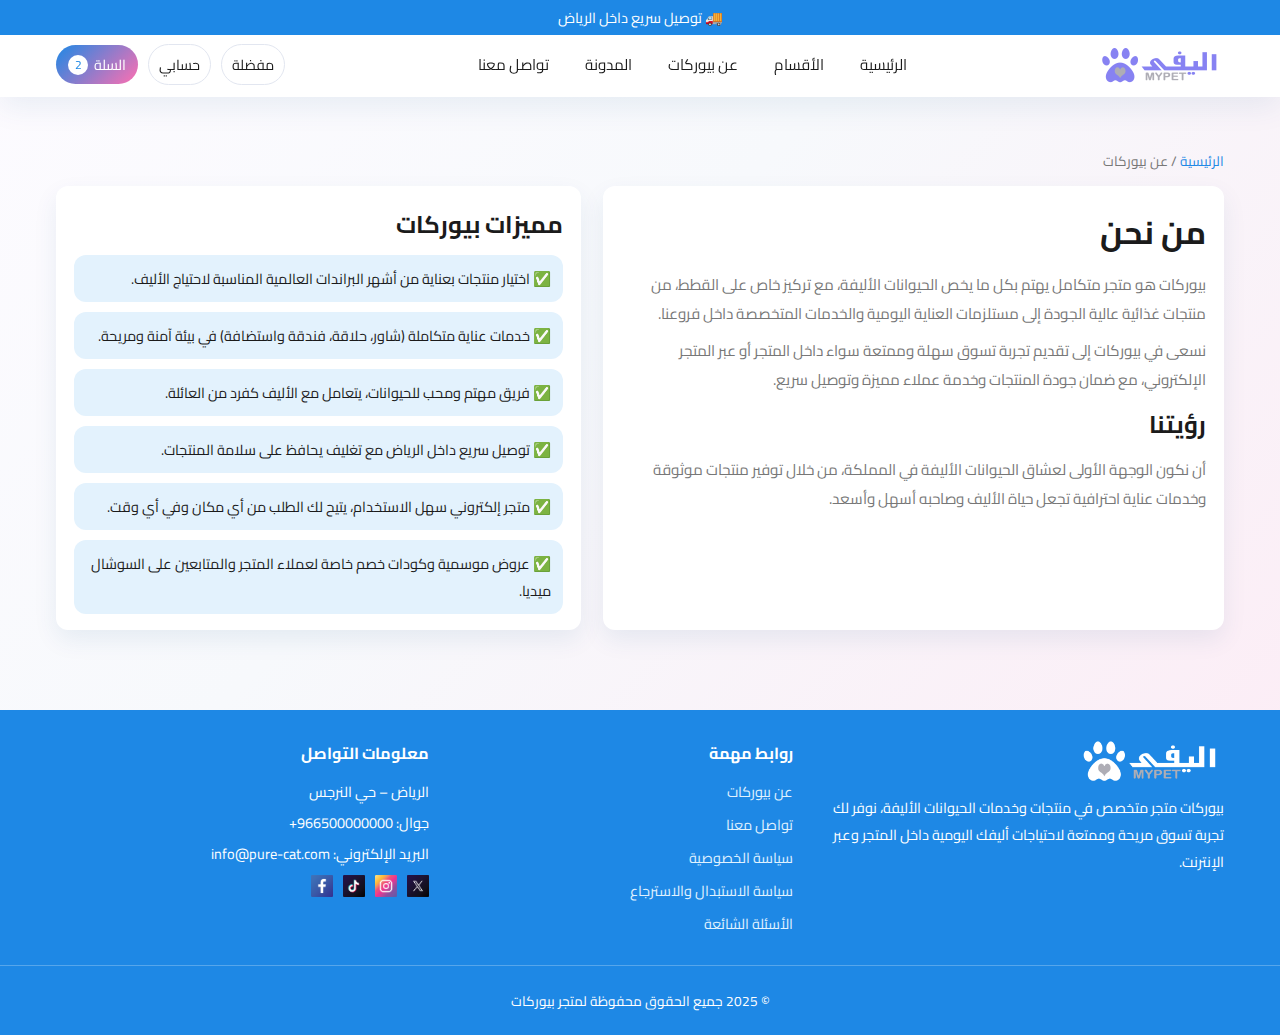
<file: about.html>
<!DOCTYPE html>
<html lang="ar" dir="rtl">
<head>
  <meta charset="UTF-8" />
  <meta name="viewport" content="width=device-width, initial-scale=1.0" />
  <title>عن بيوركات – Pure Cat</title>

  <link rel="preconnect" href="https://fonts.googleapis.com" />
  <link rel="preconnect" href="https://fonts.gstatic.com" crossorigin />
  <link href="https://fonts.googleapis.com/css2?family=Cairo:wght@300;400;500;600;700&display=swap" rel="stylesheet" />

  <link rel="stylesheet" href="https://unpkg.com/swiper/swiper-bundle.min.css" />
  <link rel="stylesheet" href="css/style.css" />
</head>
<body>
  <!-- التوب بار -->
  <div class="top-bar">
    <div class="container">
      <p>🚚 توصيل سريع داخل الرياض</p>
    </div>
  </div>

  <!-- الهيدر -->
  <header class="site-header">
    <div class="container">
      <div class="header-inner">
        <div class="logo">
          <a href="index.html">
            <img src="assets/images/logo.png" alt="شعار متجر بيوركات" />
          </a>
        </div>

        <nav class="main-nav">
          <ul>
            <li><a href="index.html">الرئيسية</a></li>
            <li><a href="category.html">الأقسام</a></li>
            <li><a href="about.html">عن بيوركات</a></li>
            <li><a href="index.html#blog">المدونة</a></li>
            <li><a href="contact.html">تواصل معنا</a></li>
          </ul>
        </nav>

        <div class="header-actions">
          <a href="#" class="header-icon-link">مفضلة</a>
          <a href="#" class="header-icon-link">حسابي</a>
          <a href="cart.html" class="header-cart">
            <span class="cart-label">السلة</span>
            <span class="cart-count">2</span>
          </a>
          <button class="mobile-menu-toggle" aria-label="القائمة">
            ☰
          </button>
        </div>
      </div>

      <nav class="mobile-menu">
        <ul>
          <li><a href="index.html">الرئيسية</a></li>
          <li><a href="category.html">الأقسام</a></li>
          <li><a href="about.html">عن بيوركات</a></li>
          <li><a href="index.html#blog">المدونة</a></li>
          <li><a href="contact.html">تواصل معنا</a></li>
        </ul>
      </nav>
    </div>
  </header>

  <main class="page-main">
    <div class="container">
      <nav class="breadcrumb">
        <a href="index.html">الرئيسية</a>
        <span> / </span>
        <span>عن بيوركات</span>
      </nav>

      <div class="about-section-main">
        <div class="about-box">
          <h1>من نحن</h1>
          <p>
            بيوركات هو متجر متكامل يهتم بكل ما يخص الحيوانات الأليفة، مع تركيز خاص على
            القطط، من منتجات غذائية عالية الجودة إلى مستلزمات العناية اليومية والخدمات
            المتخصصة داخل فروعنا.
          </p>
          <p>
            نسعى في بيوركات إلى تقديم تجربة تسوق سهلة وممتعة سواء داخل المتجر أو عبر
            المتجر الإلكتروني، مع ضمان جودة المنتجات وخدمة عملاء مميزة وتوصيل سريع.
          </p>

          <h2>رؤيتنا</h2>
          <p>
            أن نكون الوجهة الأولى لعشاق الحيوانات الأليفة في المملكة، من خلال توفير
            منتجات موثوقة وخدمات عناية احترافية تجعل حياة الأليف وصاحبه أسهل وأسعد.
          </p>
        </div>

        <div class="about-box">
          <h2>مميزات بيوركات</h2>
          <div class="about-features-list">
            <div class="about-feature-item">
              ✅ اختيار منتجات بعناية من أشهر البراندات العالمية المناسبة لاحتياج الأليف.
            </div>
            <div class="about-feature-item">
              ✅ خدمات عناية متكاملة (شاور، حلاقة، فندقة واستضافة) في بيئة آمنة ومريحة.
            </div>
            <div class="about-feature-item">
              ✅ فريق مهتم ومحب للحيوانات، يتعامل مع الأليف كفرد من العائلة.
            </div>
            <div class="about-feature-item">
              ✅ توصيل سريع داخل الرياض مع تغليف يحافظ على سلامة المنتجات.
            </div>
            <div class="about-feature-item">
              ✅ متجر إلكتروني سهل الاستخدام، يتيح لك الطلب من أي مكان وفي أي وقت.
            </div>
            <div class="about-feature-item">
              ✅ عروض موسمية وكودات خصم خاصة لعملاء المتجر والمتابعين على السوشال ميديا.
            </div>
          </div>
        </div>
      </div>
    </div>
  </main>

  <!-- الفوتر -->
  <footer class="site-footer">
    <div class="container footer-columns">
      <div class="footer-column footer-about">
        <img src="assets/images/logo-footer.png" alt="شعار بيوركات" class="footer-logo" />
        <p>
          بيوركات متجر متخصص في منتجات وخدمات الحيوانات الأليفة، نوفر لك تجربة تسوق مريحة
          وممتعة لاحتياجات أليفك اليومية داخل المتجر وعبر الإنترنت.
        </p>
      </div>

      <div class="footer-column footer-links">
        <h3>روابط مهمة</h3>
        <ul>
          <li><a href="about.html">عن بيوركات</a></li>
          <li><a href="contact.html">تواصل معنا</a></li>
          <li><a href="#">سياسة الخصوصية</a></li>
          <li><a href="#">سياسة الاستبدال والاسترجاع</a></li>
          <li><a href="#">الأسئلة الشائعة</a></li>
        </ul>
      </div>

      <div class="footer-column footer-contact">
        <h3>معلومات التواصل</h3>
        <p>الرياض – حي النرجس</p>
        <p>جوال: <a href="tel:966500000000">966500000000+</a></p>
        <p>البريد الإلكتروني: <a href="mailto:info@pure-cat.com">info@pure-cat.com</a></p>
        <div class="footer-social">
  <a href="#" aria-label="Twitter">
    <img src="assets/icons/twitter.png" alt="Twitter">
  </a>

  <a href="#" aria-label="Instagram">
    <img src="assets/icons/instagram.png" alt="Instagram">
  </a>

  <a href="#" aria-label="TikTok">
    <img src="assets/icons/tiktok.png" alt="TikTok">
  </a>

  <a href="#" aria-label="Facebook">
    <img src="assets/icons/facebook.png" alt="Facebook">
  </a>
</div>

      </div>
    </div>

    <div class="footer-bottom">
      <div class="container">
        <p>© 2025 جميع الحقوق محفوظة لمتجر بيوركات</p>
      </div>
    </div>
  </footer>

  <script src="https://unpkg.com/swiper/swiper-bundle.min.js"></script>
  <script src="js/main.js"></script>
</body>
</html>
</file>
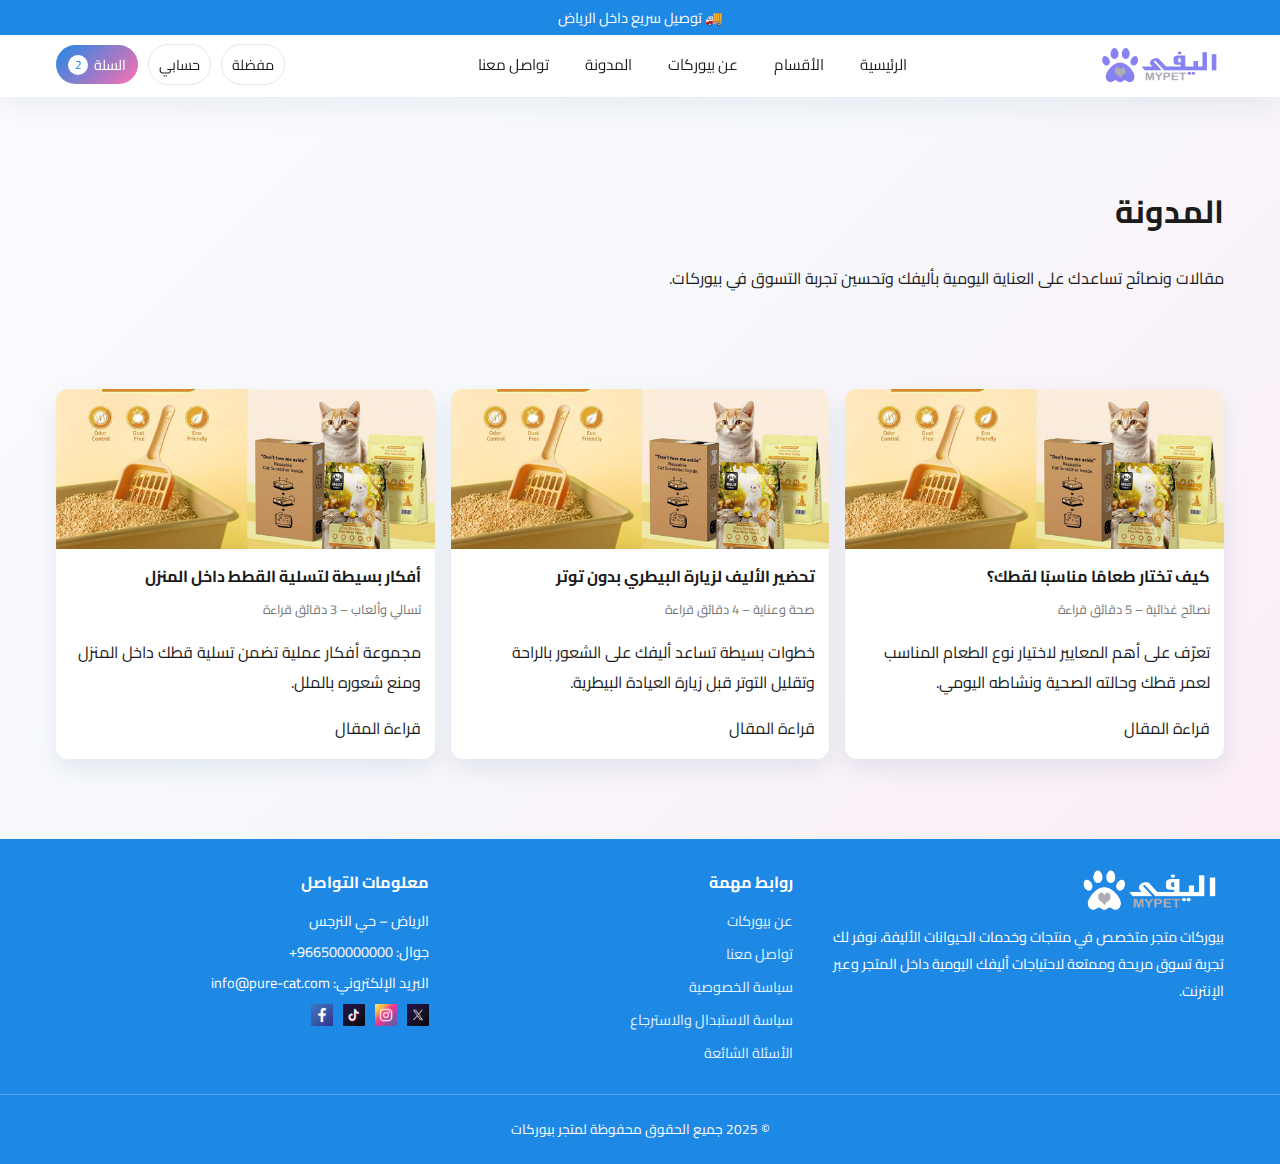
<file: blog.html>
<!DOCTYPE html>
<html lang="ar" dir="rtl">
<head>
  <meta charset="UTF-8" />
  <meta name="viewport" content="width=device-width, initial-scale=1.0" />
  <title>المدونة – متجر بيوركات</title>

  <!-- خط Cairo -->
  <link rel="preconnect" href="https://fonts.googleapis.com" />
  <link rel="preconnect" href="https://fonts.gstatic.com" crossorigin />
  <link href="https://fonts.googleapis.com/css2?family=Cairo:wght@300;400;500;600;700&display=swap" rel="stylesheet" />

  <!-- Swiper CSS (لو احتجته لاحقًا) -->
  <link rel="stylesheet" href="https://unpkg.com/swiper/swiper-bundle.min.css" />

  <!-- ملف الستايل الرئيسي -->
  <link rel="stylesheet" href="css/style.css" />
</head>
<body>
  <!-- التوب بار -->
  <div class="top-bar">
    <div class="container">
      <p>🚚 توصيل سريع داخل الرياض</p>
    </div>
  </div>

  <!-- الهيدر (نفس index.html) -->
  <header class="site-header">
    <div class="container">
      <div class="header-inner">
        <div class="logo">
          <a href="index.html">
            <img src="assets/images/logo.png" alt="شعار متجر بيوركات" />
          </a>
        </div>

        <nav class="main-nav">
          <ul>
            <li><a href="index.html">الرئيسية</a></li>
            <li><a href="category.html">الأقسام</a></li>
            <li><a href="about.html">عن بيوركات</a></li>
            <li><a href="blog.html" class="active">المدونة</a></li>
            <li><a href="contact.html">تواصل معنا</a></li>
          </ul>
        </nav>

        <div class="header-actions">
          <a href="#" class="header-icon-link">مفضلة</a>
          <a href="#" class="header-icon-link">حسابي</a>
          <a href="cart.html" class="header-cart">
            <span class="cart-label">السلة</span>
            <span class="cart-count">2</span>
          </a>
          <button class="mobile-menu-toggle" aria-label="القائمة">
            ☰
          </button>
        </div>
      </div>

      <!-- قائمة الموبايل -->
      <nav class="mobile-menu">
        <ul>
          <li><a href="index.html">الرئيسية</a></li>
          <li><a href="category.html">الأقسام</a></li>
          <li><a href="about.html">عن بيوركات</a></li>
          <li><a href="blog.html">المدونة</a></li>
          <li><a href="contact.html">تواصل معنا</a></li>
        </ul>
      </nav>
    </div>
  </header>

  <!-- المحتوى الرئيسي -->
  <main>
    <section class="page-header-section">
      <div class="container">
        <h1 class="page-title">المدونة</h1>
        <p class="page-subtitle">
          مقالات ونصائح تساعدك على العناية اليومية بأليفك وتحسين تجربة التسوق في بيوركات.
        </p>
      </div>
    </section>

    <section class="blog-page-grid-section">
      <div class="container">
        <div class="blog-grid">
          <article class="blog-card">
            <a href="post.html">
              <img src="assets/images/blog-1.jpg" alt="نصائح لاختيار طعام القطط" />
            </a>
            <div class="blog-card-body">
              <h3 class="blog-card-title">
                كيف تختار طعامًا مناسبًا لقطك؟
              </h3>
              <p class="blog-card-meta">نصائح غذائية – 5 دقائق قراءة</p>
              <p class="blog-card-excerpt">
                تعرّف على أهم المعايير لاختيار نوع الطعام المناسب لعمر قطك وحالته الصحية ونشاطه اليومي.
              </p>
              <a href="post.html" class="blog-card-readmore">قراءة المقال</a>
            </div>
          </article>

          <article class="blog-card">
            <a href="post.html">
              <img src="assets/images/blog-2.jpg" alt="تحضير الأليف لزيارة البيطري" />
            </a>
            <div class="blog-card-body">
              <h3 class="blog-card-title">
                تحضير الأليف لزيارة البيطري بدون توتر
              </h3>
              <p class="blog-card-meta">صحة وعناية – 4 دقائق قراءة</p>
              <p class="blog-card-excerpt">
                خطوات بسيطة تساعد أليفك على الشعور بالراحة وتقليل التوتر قبل زيارة العيادة البيطرية.
              </p>
              <a href="post.html" class="blog-card-readmore">قراءة المقال</a>
            </div>
          </article>

          <article class="blog-card">
            <a href="post.html">
              <img src="assets/images/blog-3.jpg" alt="أفكار لتسلية القطط في المنزل" />
            </a>
            <div class="blog-card-body">
              <h3 class="blog-card-title">
                أفكار بسيطة لتسلية القطط داخل المنزل
              </h3>
              <p class="blog-card-meta">تسالي وألعاب – 3 دقائق قراءة</p>
              <p class="blog-card-excerpt">
                مجموعة أفكار عملية تضمن تسلية قطك داخل المنزل ومنع شعوره بالملل.
              </p>
              <a href="post.html" class="blog-card-readmore">قراءة المقال</a>
            </div>
          </article>

          <!-- تقدر تكرر blog-card حسب عدد المقالات -->
        </div>
      </div>
    </section>
  </main>

  <!-- الفوتر (نفس index.html) -->
  <footer class="site-footer">
    <div class="container footer-columns">
      <div class="footer-column footer-about">
        <img src="assets/images/logo-footer.png" alt="شعار بيوركات" class="footer-logo" />
        <p>
          بيوركات متجر متخصص في منتجات وخدمات الحيوانات الأليفة، نوفر لك تجربة تسوق مريحة
          وممتعة لاحتياجات أليفك اليومية داخل المتجر وعبر الإنترنت.
        </p>
      </div>

      <div class="footer-column footer-links">
        <h3>روابط مهمة</h3>
        <ul>
          <li><a href="about.html">عن بيوركات</a></li>
          <li><a href="contact.html">تواصل معنا</a></li>
          <li><a href="#">سياسة الخصوصية</a></li>
          <li><a href="#">سياسة الاستبدال والاسترجاع</a></li>
          <li><a href="#">الأسئلة الشائعة</a></li>
        </ul>
      </div>

      <div class="footer-column footer-contact">
        <h3>معلومات التواصل</h3>
        <p>الرياض – حي النرجس</p>
        <p>جوال: <a href="tel:966500000000">966500000000+</a></p>
        <p>البريد الإلكتروني: <a href="mailto:info@pure-cat.com">info@pure-cat.com</a></p>
        <div class="footer-social">
          <a href="#"><img src="assets/icons/twitter.png" alt="Twitter"></a>
          <a href="#"><img src="assets/icons/instagram.png" alt="Instagram"></a>
          <a href="#"><img src="assets/icons/tiktok.png" alt="TikTok"></a>
          <a href="#"><img src="assets/icons/facebook.png" alt="Facebook"></a>
        </div>
      </div>
    </div>

    <div class="footer-bottom">
      <div class="container">
        <p>© 2025 جميع الحقوق محفوظة لمتجر بيوركات</p>
      </div>
    </div>
  </footer>

  <!-- Swiper JS -->
  <script src="https://unpkg.com/swiper/swiper-bundle.min.js"></script>
  <!-- ملف الجافاسكربت الرئيسي -->
  <script src="js/main.js"></script>
</body>
</html>
</file>
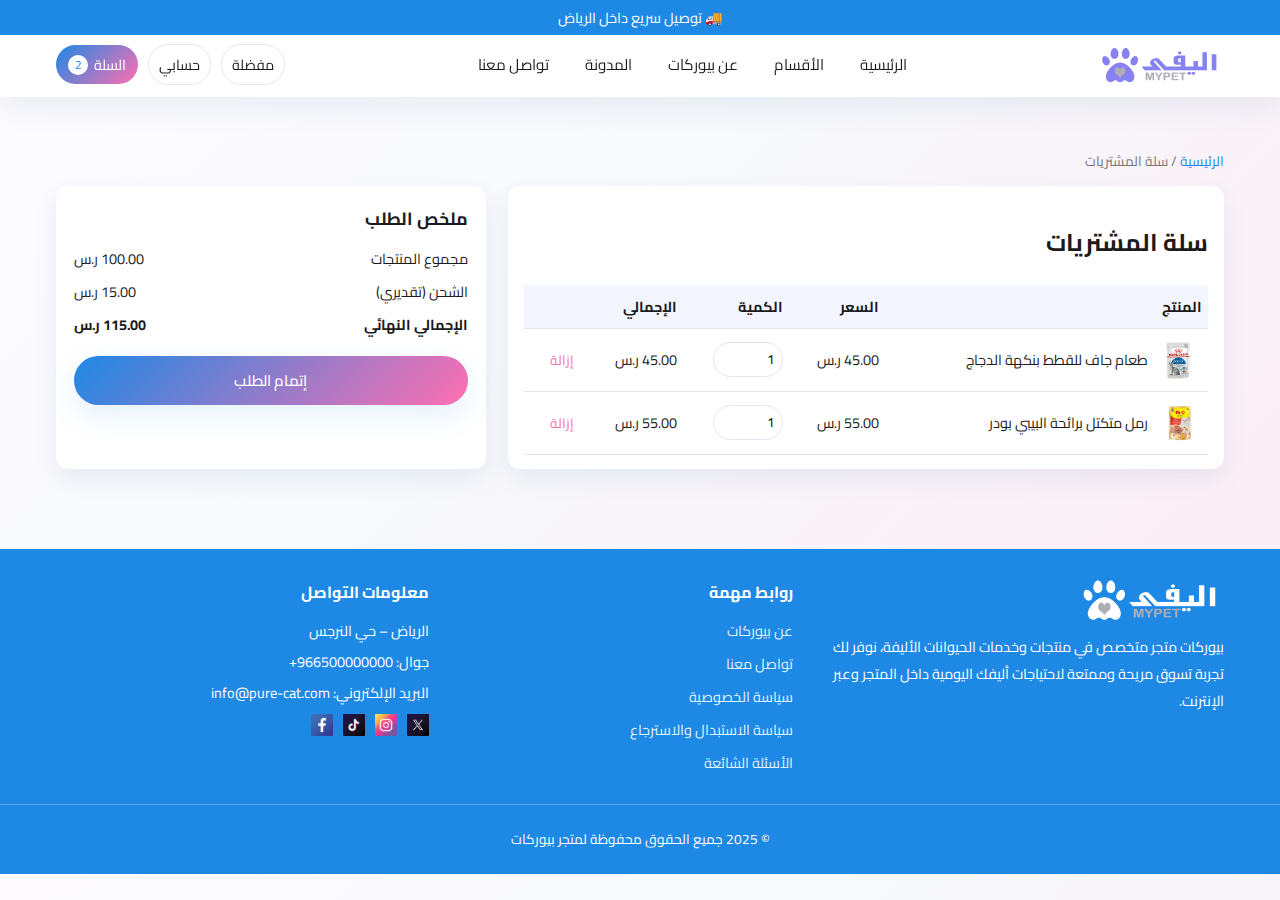
<file: cart.html>
<!DOCTYPE html>
<html lang="ar" dir="rtl">
<head>
  <meta charset="UTF-8" />
  <meta name="viewport" content="width=device-width, initial-scale=1.0" />
  <title>سلة المشتريات – بيوركات</title>

  <link rel="preconnect" href="https://fonts.googleapis.com" />
  <link rel="preconnect" href="https://fonts.gstatic.com" crossorigin />
  <link href="https://fonts.googleapis.com/css2?family=Cairo:wght@300;400;500;600;700&display=swap" rel="stylesheet" />

  <link rel="stylesheet" href="https://unpkg.com/swiper/swiper-bundle.min.css" />
  <link rel="stylesheet" href="css/style.css" />
</head>
<body>
  <!-- التوب بار -->
  <div class="top-bar">
    <div class="container">
      <p>🚚 توصيل سريع داخل الرياض</p>
    </div>
  </div>

  <!-- الهيدر -->
  <header class="site-header">
    <div class="container">
      <div class="header-inner">
        <div class="logo">
          <a href="index.html">
            <img src="assets/images/logo.png" alt="شعار متجر بيوركات" />
          </a>
        </div>

        <nav class="main-nav">
          <ul>
            <li><a href="index.html">الرئيسية</a></li>
            <li><a href="category.html">الأقسام</a></li>
            <li><a href="about.html">عن بيوركات</a></li>
            <li><a href="index.html#blog">المدونة</a></li>
            <li><a href="contact.html">تواصل معنا</a></li>
          </ul>
        </nav>

        <div class="header-actions">
          <a href="#" class="header-icon-link">مفضلة</a>
          <a href="#" class="header-icon-link">حسابي</a>
          <a href="cart.html" class="header-cart">
            <span class="cart-label">السلة</span>
            <span class="cart-count">2</span>
          </a>
          <button class="mobile-menu-toggle" aria-label="القائمة">
            ☰
          </button>
        </div>
      </div>

      <nav class="mobile-menu">
        <ul>
          <li><a href="index.html">الرئيسية</a></li>
          <li><a href="category.html">الأقسام</a></li>
          <li><a href="about.html">عن بيوركات</a></li>
          <li><a href="index.html#blog">المدونة</a></li>
          <li><a href="contact.html">تواصل معنا</a></li>
        </ul>
      </nav>
    </div>
  </header>

  <main class="page-main">
    <div class="container">
      <nav class="breadcrumb">
        <a href="index.html">الرئيسية</a>
        <span> / </span>
        <span>سلة المشتريات</span>
      </nav>

      <div class="cart-layout">
        <!-- جدول السلة -->
        <div class="cart-table-wrapper">
          <h2>سلة المشتريات</h2>
          <table class="cart-table">
            <thead>
              <tr>
                <th>المنتج</th>
                <th>السعر</th>
                <th>الكمية</th>
                <th>الإجمالي</th>
                <th></th>
              </tr>
            </thead>
            <tbody>
              <tr>
                <td>
                  <div class="cart-product">
                    <img src="assets/images/product-1.jpg" alt="طعام جاف للقطط بنكهة الدجاج" />
                    <span>طعام جاف للقطط بنكهة الدجاج</span>
                  </div>
                </td>
                <td>45.00 ر.س</td>
                <td>
                  <input type="number" class="cart-qty-input" value="1" min="1" />
                </td>
                <td>45.00 ر.س</td>
                <td>
                  <button class="link-button">إزالة</button>
                </td>
              </tr>
              <tr>
                <td>
                  <div class="cart-product">
                    <img src="assets/images/product-3.jpg" alt="رمل متكتل برائحة البيبي بودر" />
                    <span>رمل متكتل برائحة البيبي بودر</span>
                  </div>
                </td>
                <td>55.00 ر.س</td>
                <td>
                  <input type="number" class="cart-qty-input" value="1" min="1" />
                </td>
                <td>55.00 ر.س</td>
                <td>
                  <button class="link-button">إزالة</button>
                </td>
              </tr>
            </tbody>
          </table>
        </div>

        <!-- ملخص السلة -->
        <div class="cart-summary">
          <h2>ملخص الطلب</h2>
          <div class="summary-line">
            <span>مجموع المنتجات</span>
            <span>100.00 ر.س</span>
          </div>
          <div class="summary-line">
            <span>الشحن (تقديري)</span>
            <span>15.00 ر.س</span>
          </div>
          <div class="summary-line summary-total">
            <span>الإجمالي النهائي</span>
            <span>115.00 ر.س</span>
          </div>

          <a href="checkout.html" class="btn primary full-width" style="margin-top: 12px;">إتمام الطلب</a>
        </div>
      </div>
    </div>
  </main>

  <!-- الفوتر -->
  <footer class="site-footer">
    <div class="container footer-columns">
      <div class="footer-column footer-about">
        <img src="assets/images/logo-footer.png" alt="شعار بيوركات" class="footer-logo" />
        <p>
          بيوركات متجر متخصص في منتجات وخدمات الحيوانات الأليفة، نوفر لك تجربة تسوق مريحة
          وممتعة لاحتياجات أليفك اليومية داخل المتجر وعبر الإنترنت.
        </p>
      </div>

      <div class="footer-column footer-links">
        <h3>روابط مهمة</h3>
        <ul>
          <li><a href="about.html">عن بيوركات</a></li>
          <li><a href="contact.html">تواصل معنا</a></li>
          <li><a href="#">سياسة الخصوصية</a></li>
          <li><a href="#">سياسة الاستبدال والاسترجاع</a></li>
          <li><a href="#">الأسئلة الشائعة</a></li>
        </ul>
      </div>

      <div class="footer-column footer-contact">
        <h3>معلومات التواصل</h3>
        <p>الرياض – حي النرجس</p>
        <p>جوال: <a href="tel:966500000000">966500000000+</a></p>
        <p>البريد الإلكتروني: <a href="mailto:info@pure-cat.com">info@pure-cat.com</a></p>
        <div class="footer-social">
  <a href="#" aria-label="Twitter">
    <img src="assets/icons/twitter.png" alt="Twitter">
  </a>

  <a href="#" aria-label="Instagram">
    <img src="assets/icons/instagram.png" alt="Instagram">
  </a>

  <a href="#" aria-label="TikTok">
    <img src="assets/icons/tiktok.png" alt="TikTok">
  </a>

  <a href="#" aria-label="Facebook">
    <img src="assets/icons/facebook.png" alt="Facebook">
  </a>
</div>
 </div>
      </div>
    </div>

    <div class="footer-bottom">
      <div class="container">
        <p>© 2025 جميع الحقوق محفوظة لمتجر بيوركات</p>
      </div>
    </div>
  </footer>

  <script src="https://unpkg.com/swiper/swiper-bundle.min.js"></script>
  <script src="js/main.js"></script>
</body>
</html>
</file>
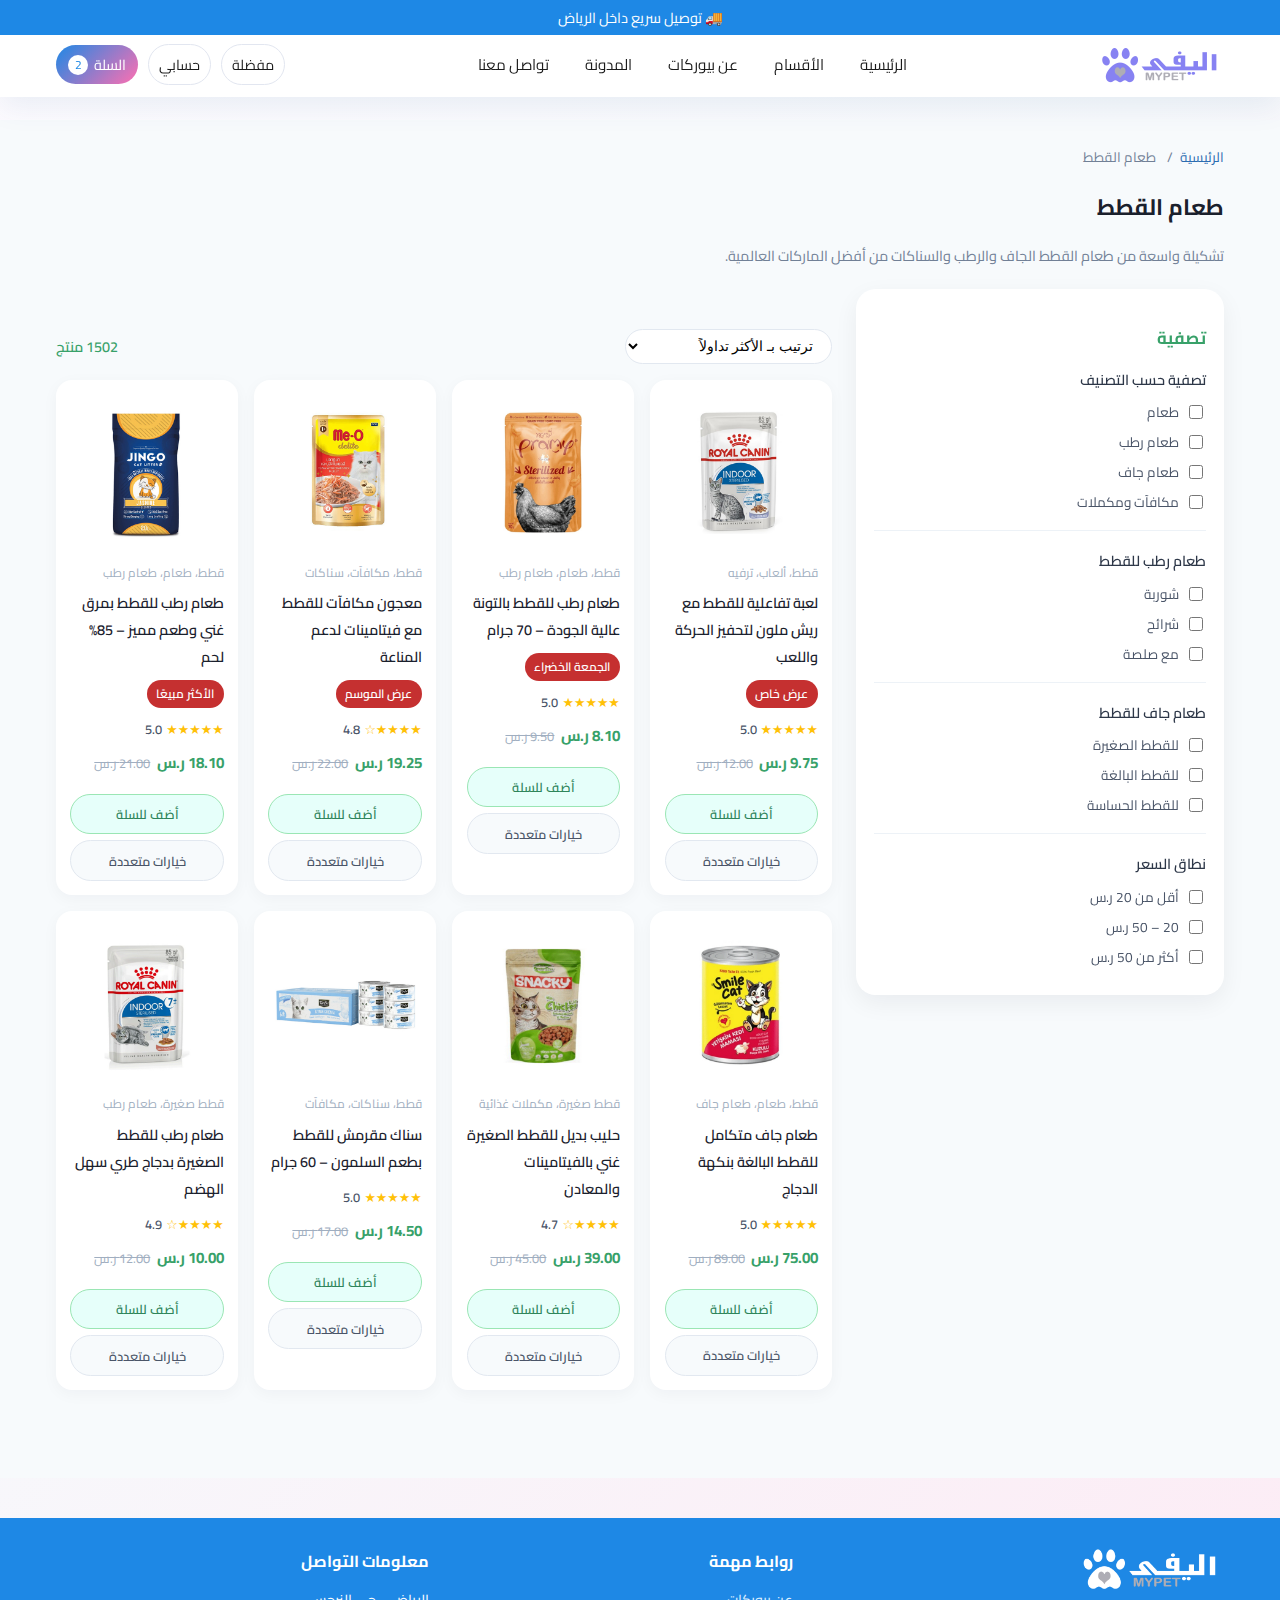
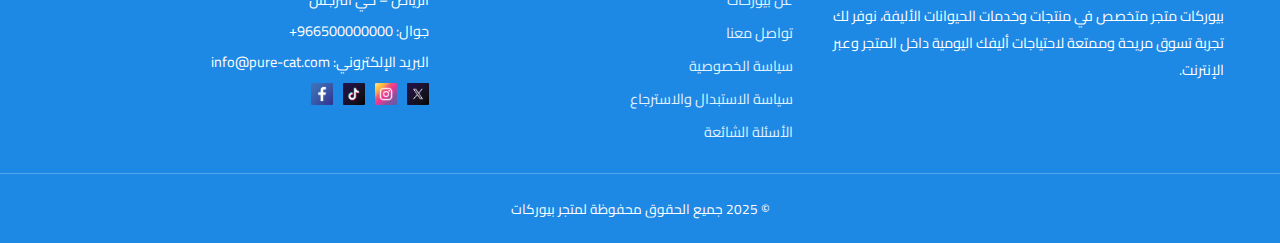
<file: category.html>
<!DOCTYPE html>
<html lang="ar" dir="rtl">
<head>
  <meta charset="UTF-8" />
  <meta name="viewport" content="width=device-width, initial-scale=1.0" />
  <title>طعام القطط – بيوركات</title>

  <!-- خط Cairo -->
  <link rel="preconnect" href="https://fonts.googleapis.com" />
  <link rel="preconnect" href="https://fonts.gstatic.com" crossorigin />
  <link href="https://fonts.googleapis.com/css2?family=Cairo:wght@300;400;500;600;700&display=swap" rel="stylesheet" />

  <!-- Swiper CSS -->
  <link rel="stylesheet" href="https://unpkg.com/swiper/swiper-bundle.min.css" />

  <!-- ملف الستايل الرئيسي -->
  <link rel="stylesheet" href="css/style.css" />

  <!-- ستايل خاص بصفحة القسم -->
  <style>
    body, html {
      direction: rtl;
      text-align: right;
    }

    .category-page {
      padding: 1.5rem 0 3rem;
      background: #f7fafc;
    }

    .breadcrumbs {
      font-size: 0.85rem;
      color: #718096;
      margin-bottom: 1rem;
    }

    .breadcrumbs a {
      color: #2b6cb0;
      text-decoration: none;
    }

    .breadcrumbs span {
      margin: 0 0.25rem;
    }

    .category-title {
      font-size: 1.4rem;
      font-weight: 700;
      color: #1a202c;
      margin-bottom: 0.25rem;
    }

    .category-subtitle {
      font-size: 0.9rem;
      color: #718096;
      margin-bottom: 1.2rem;
    }

    /* تخطيط القسم: عمود فلتر يمين + عمود منتجات يسار */
    .category-layout {
      display: grid;
      grid-template-columns: minmax(260px, 0.9fr) minmax(0, 1.9fr);
      gap: 1.5rem;
      align-items: flex-start;
    }

    .category-sidebar {
      grid-column: 1; /* يمين بسبب RTL */
    }

    .category-products {
      grid-column: 2; /* يسار */
    }

    @media (max-width: 992px) {
      .category-layout {
        grid-template-columns: 1fr;
      }
      .category-sidebar,
      .category-products {
        grid-column: 1;
      }
      .category-sidebar {
        order: -1; /* الفلتر فوق المنتجات على الجوال */
      }
    }

    /* هيدر القسم (عدد المنتجات + الترتيب) */
    .category-header {
      margin-bottom: 1rem;
    }

    .category-header-inner {
      display: flex;
      flex-wrap: wrap;
      align-items: center;
      justify-content: space-between;
      gap: 0.75rem;
      flex-direction: row-reverse; /* العدد على اليمين – الترتيب على اليسار */
    }

    .category-count {
      font-size: 0.9rem;
      color: #38a169;
      font-weight: 600;
    }

    .category-sort select {
      padding: 0.5rem 0.9rem;
      border-radius: 999px;
      border: 1px solid #e2e8f0;
      font-size: 0.85rem;
      background: #ffffff;
      outline: none;
      min-width: 190px;
    }

    .category-sort select:focus {
      border-color: #2b6cb0;
      box-shadow: 0 0 0 1px rgba(43, 108, 176, 0.15);
    }

    /* شبكة المنتجات */
    .category-products-grid {
      display: grid;
      grid-template-columns: repeat(4, minmax(0, 1fr));
      gap: 1rem;
      direction: rtl; /* أول منتج من ناحية اليمين */
    }

    @media (max-width: 1200px) {
      .category-products-grid {
        grid-template-columns: repeat(3, minmax(0, 1fr));
      }
    }

    @media (max-width: 768px) {
      .category-products-grid {
        grid-template-columns: repeat(2, minmax(0, 1fr));
      }
    }

    .category-products-grid .product-card {
      background: #ffffff;
      border-radius: 1rem;
      padding: 0.9rem;
      box-shadow: 0 4px 16px rgba(15, 23, 42, 0.04);
      display: flex;
      flex-direction: column;
      gap: 0.35rem;
      height: 100%;
    }

    .category-products-grid .product-card img {
      width: 100%;
      border-radius: 0.75rem;
      object-fit: cover;
      margin-bottom: 0.5rem;
    }

    .product-card-cats {
      font-size: 0.75rem;
      color: #a0aec0;
      min-height: 1.2em;
    }

    .category-products-grid .product-title {
      font-size: 0.9rem;
      font-weight: 600;
      color: #1a202c;
      min-height: 2.5em;
      margin-bottom: 0.25rem;
    }

    .product-badge {
      display: inline-flex;
      align-items: center;
      justify-content: center;
      padding: 0.15rem 0.6rem;
      border-radius: 999px;
      font-size: 0.75rem;
      font-weight: 600;
      color: #ffffff;
      background: #c53030;
      margin-bottom: 0.2rem;
      width: fit-content;
    }

    .product-card-rating {
      display: flex;
      align-items: center;
      gap: 0.25rem;
      font-size: 0.8rem;
      color: #4a5568;
      margin-bottom: 0.1rem;
    }

    .product-card-rating .stars {
      color: #ffc107;
    }

    .product-card-rating .rating-value {
      font-weight: 600;
    }

    .product-card-price-row {
      display: flex;
      align-items: baseline;
      gap: 0.4rem;
      margin-bottom: 0.3rem;
    }

    .product-card-price {
      font-size: 0.95rem;
      font-weight: 700;
      color: #38a169;
    }

    .product-card-old-price {
      font-size: 0.8rem;
      color: #a0aec0;
      text-decoration: line-through;
    }

    .product-card-actions {
      margin-top: 0.4rem;
      display: flex;
      gap: 0.4rem;
      flex-wrap: wrap;
    }

    .btn-add-cart,
    .btn-options {
      flex: 1 1 auto;
      border-radius: 999px;
      padding: 0.45rem 0.6rem;
      font-size: 0.8rem;
      font-weight: 600;
      cursor: pointer;
      border: none;
    }

    .btn-add-cart {
      background: #e6fffa;
      color: #2f855a;
      border: 1px solid #9ae6b4;
    }

    .btn-add-cart:hover {
      background: #c6f6d5;
    }

    .btn-options {
      background: #f7fafc;
      color: #4a5568;
      border: 1px solid #e2e8f0;
    }

    .btn-options:hover {
      background: #edf2f7;
    }

    /* الفلتر الجانبي */
    .category-sidebar-inner {
      background: #ffffff;
      border-radius: 1.25rem;
      padding: 1.2rem 1.1rem 1.3rem;
      box-shadow: 0 8px 24px rgba(15, 23, 42, 0.06);
      position: sticky;
      top: 90px;
    }

    .filter-title {
      font-size: 1.05rem;
      font-weight: 700;
      color: #38a169;
      margin-bottom: 0.75rem;
    }

    .filter-section {
      margin-bottom: 1rem;
      border-bottom: 1px solid #edf2f7;
      padding-bottom: 0.7rem;
    }

    .filter-section:last-child {
      border-bottom: none;
      padding-bottom: 0;
      margin-bottom: 0;
    }

    .filter-section-title {
      font-size: 0.9rem;
      font-weight: 600;
      color: #2d3748;
      margin-bottom: 0.4rem;
    }

    .filter-option {
      display: flex;
      align-items: center;
      gap: 0.4rem;
      font-size: 0.85rem;
      color: #4a5568;
      margin-bottom: 0.25rem;
    }

    .filter-option input[type="checkbox"] {
      width: 14px;
      height: 14px;
      accent-color: #2b6cb0;
    }
  </style>
</head>
<body>
  <!-- التوب بار -->
  <div class="top-bar">
    <div class="container">
      <p>🚚 توصيل سريع داخل الرياض</p>
    </div>
  </div>

  <!-- الهيدر (نفس index.html و product.html) -->
  <header class="site-header">
    <div class="container">
      <div class="header-inner">
        <div class="logo">
          <a href="index.html">
            <img src="assets/images/logo.png" alt="شعار متجر بيوركات" />
          </a>
        </div>

        <nav class="main-nav">
          <ul>
            <li><a href="index.html">الرئيسية</a></li>
            <li><a href="category.html">الأقسام</a></li>
            <li><a href="about.html">عن بيوركات</a></li>
            <li><a href="#blog">المدونة</a></li>
            <li><a href="contact.html">تواصل معنا</a></li>
          </ul>
        </nav>

        <div class="header-actions">
          <a href="#" class="header-icon-link">مفضلة</a>
          <a href="#" class="header-icon-link">حسابي</a>
          <a href="cart.html" class="header-cart">
            <span class="cart-label">السلة</span>
            <span class="cart-count">2</span>
          </a>
          <button class="mobile-menu-toggle" aria-label="القائمة">
            ☰
          </button>
        </div>
      </div>

      <!-- قائمة الموبايل -->
      <nav class="mobile-menu">
        <ul>
          <li><a href="index.html">الرئيسية</a></li>
          <li><a href="category.html">الأقسام</a></li>
          <li><a href="about.html">عن بيوركات</a></li>
          <li><a href="#blog">المدونة</a></li>
          <li><a href="contact.html">تواصل معنا</a></li>
        </ul>
      </nav>
    </div>
  </header>

  <!-- محتوى صفحة القسم -->
  <main class="category-page">
    <div class="container">
      <!-- breadcrumb -->
      <nav class="breadcrumbs" aria-label="مسار الصفحة">
        <a href="index.html">الرئيسية</a>
        <span>/</span>
        <span>طعام القطط</span>
      </nav>

      <h1 class="category-title">طعام القطط</h1>
      <p class="category-subtitle">
        تشكيلة واسعة من طعام القطط الجاف والرطب والسناكات من أفضل الماركات العالمية.
      </p>

      <div class="category-layout">
        <!-- الفلتر الجانبي (يمين) -->
        <aside class="category-sidebar" aria-label="تصفية المنتجات">
          <div class="category-sidebar-inner">
            <h2 class="filter-title">تصفية</h2>

            <div class="filter-section">
              <div class="filter-section-title">تصفية حسب التصنيف</div>
              <label class="filter-option">
                <input type="checkbox" /> طعام
              </label>
              <label class="filter-option">
                <input type="checkbox" /> طعام رطب
              </label>
              <label class="filter-option">
                <input type="checkbox" /> طعام جاف
              </label>
              <label class="filter-option">
                <input type="checkbox" /> مكافآت ومكملات
              </label>
            </div>

            <div class="filter-section">
              <div class="filter-section-title">طعام رطب للقطط</div>
              <label class="filter-option">
                <input type="checkbox" /> شوربة
              </label>
              <label class="filter-option">
                <input type="checkbox" /> شرائح
              </label>
              <label class="filter-option">
                <input type="checkbox" /> مع صلصة
              </label>
            </div>

            <div class="filter-section">
              <div class="filter-section-title">طعام جاف للقطط</div>
              <label class="filter-option">
                <input type="checkbox" /> للقطط الصغيرة
              </label>
              <label class="filter-option">
                <input type="checkbox" /> للقطط البالغة
              </label>
              <label class="filter-option">
                <input type="checkbox" /> للقطط الحساسة
              </label>
            </div>

            <div class="filter-section">
              <div class="filter-section-title">نطاق السعر</div>
              <label class="filter-option">
                <input type="checkbox" /> أقل من 20 ر.س
              </label>
              <label class="filter-option">
                <input type="checkbox" /> 20 – 50 ر.س
              </label>
              <label class="filter-option">
                <input type="checkbox" /> أكثر من 50 ر.س
              </label>
            </div>
          </div>
        </aside>

        <!-- المنتجات (يسار) -->
        <section class="category-products">
          <div class="category-header">
            <div class="category-header-inner">
              <div class="category-count">1502 منتج</div>
              <div class="category-sort">
                <select aria-label="ترتيب المنتجات">
                  <option>ترتيب بـ الأكثر تداولاً</option>
                  <option>الأحدث أولاً</option>
                  <option>السعر من الأقل إلى الأعلى</option>
                  <option>السعر من الأعلى إلى الأقل</option>
                </select>
              </div>
            </div>
          </div>

          <div class="category-products-grid">
            <!-- منتج 1 -->
            <article class="product-card">
              <img src="assets/images/product-1.jpg" alt="لعبة تفاعلية للقطط مع ريش" />
              <div class="product-card-cats">قطط، ألعاب، ترفيه</div>
              <div class="product-title">لعبة تفاعلية للقطط مع ريش ملون لتحفيز الحركة واللعب</div>
              <div class="product-badge">عرض خاص</div>
              <div class="product-card-rating">
                <span class="stars">★★★★★</span>
                <span class="rating-value">5.0</span>
              </div>
              <div class="product-card-price-row">
                <span class="product-card-price">9.75 ر.س</span>
                <span class="product-card-old-price">12.00 ر.س</span>
              </div>
              <div class="product-card-actions">
                <button class="btn-add-cart">أضف للسلة</button>
                <button class="btn-options">خيارات متعددة</button>
              </div>
            </article>

            <!-- منتج 2 -->
            <article class="product-card">
              <img src="assets/images/product-2.jpg" alt="طعام رطب للقطط بالتونة" />
              <div class="product-card-cats">قطط، طعام، طعام رطب</div>
              <div class="product-title">طعام رطب للقطط بالتونة عالية الجودة – 70 جرام</div>
              <div class="product-badge">الجمعة الخضراء</div>
              <div class="product-card-rating">
                <span class="stars">★★★★★</span>
                <span class="rating-value">5.0</span>
              </div>
              <div class="product-card-price-row">
                <span class="product-card-price">8.10 ر.س</span>
                <span class="product-card-old-price">9.50 ر.س</span>
              </div>
              <div class="product-card-actions">
                <button class="btn-add-cart">أضف للسلة</button>
                <button class="btn-options">خيارات متعددة</button>
              </div>
            </article>

            <!-- منتج 3 -->
            <article class="product-card">
              <img src="assets/images/product-3.jpg" alt="معجون مكافآت للقطط" />
              <div class="product-card-cats">قطط، مكافآت، سناكات</div>
              <div class="product-title">معجون مكافآت للقطط مع فيتامينات لدعم المناعة</div>
              <div class="product-badge">عرض الموسم</div>
              <div class="product-card-rating">
                <span class="stars">★★★★☆</span>
                <span class="rating-value">4.8</span>
              </div>
              <div class="product-card-price-row">
                <span class="product-card-price">19.25 ر.س</span>
                <span class="product-card-old-price">22.00 ر.س</span>
              </div>
              <div class="product-card-actions">
                <button class="btn-add-cart">أضف للسلة</button>
                <button class="btn-options">خيارات متعددة</button>
              </div>
            </article>

            <!-- منتج 4 -->
            <article class="product-card">
              <img src="assets/images/product-4.jpg" alt="طعام رطب مرق للقطط" />
              <div class="product-card-cats">قطط، طعام، طعام رطب</div>
              <div class="product-title">طعام رطب للقطط بمرق غني وطعم مميز – 85% لحم</div>
              <div class="product-badge">الأكثر مبيعًا</div>
              <div class="product-card-rating">
                <span class="stars">★★★★★</span>
                <span class="rating-value">5.0</span>
              </div>
              <div class="product-card-price-row">
                <span class="product-card-price">18.10 ر.س</span>
                <span class="product-card-old-price">21.00 ر.س</span>
              </div>
              <div class="product-card-actions">
                <button class="btn-add-cart">أضف للسلة</button>
                <button class="btn-options">خيارات متعددة</button>
              </div>
            </article>

            <!-- منتج 5 -->
            <article class="product-card">
              <img src="assets/images/product-5.jpg" alt="طعام جاف متكامل" />
              <div class="product-card-cats">قطط، طعام، طعام جاف</div>
              <div class="product-title">طعام جاف متكامل للقطط البالغة بنكهة الدجاج</div>
              <div class="product-card-rating">
                <span class="stars">★★★★★</span>
                <span class="rating-value">5.0</span>
              </div>
              <div class="product-card-price-row">
                <span class="product-card-price">75.00 ر.س</span>
                <span class="product-card-old-price">89.00 ر.س</span>
              </div>
              <div class="product-card-actions">
                <button class="btn-add-cart">أضف للسلة</button>
                <button class="btn-options">خيارات متعددة</button>
              </div>
            </article>

            <!-- منتج 6 -->
            <article class="product-card">
              <img src="assets/images/product-6.jpg" alt="حليب بديل للقطط الصغيرة" />
              <div class="product-card-cats">قطط صغيرة، مكملات غذائية</div>
              <div class="product-title">حليب بديل للقطط الصغيرة غني بالفيتامينات والمعادن</div>
              <div class="product-card-rating">
                <span class="stars">★★★★☆</span>
                <span class="rating-value">4.7</span>
              </div>
              <div class="product-card-price-row">
                <span class="product-card-price">39.00 ر.س</span>
                <span class="product-card-old-price">45.00 ر.س</span>
              </div>
              <div class="product-card-actions">
                <button class="btn-add-cart">أضف للسلة</button>
                <button class="btn-options">خيارات متعددة</button>
              </div>
            </article>

            <!-- منتج 7 -->
            <article class="product-card">
              <img src="assets/images/product-7.jpg" alt="سناك مقرمش للقطط" />
              <div class="product-card-cats">قطط، سناكات، مكافآت</div>
              <div class="product-title">سناك مقرمش للقطط بطعم السلمون – 60 جرام</div>
              <div class="product-card-rating">
                <span class="stars">★★★★★</span>
                <span class="rating-value">5.0</span>
              </div>
              <div class="product-card-price-row">
                <span class="product-card-price">14.50 ر.س</span>
                <span class="product-card-old-price">17.00 ر.س</span>
              </div>
              <div class="product-card-actions">
                <button class="btn-add-cart">أضف للسلة</button>
                <button class="btn-options">خيارات متعددة</button>
              </div>
            </article>

            <!-- منتج 8 -->
            <article class="product-card">
              <img src="assets/images/product-8.jpg" alt="طعام رطب للقطط الصغيرة" />
              <div class="product-card-cats">قطط صغيرة، طعام رطب</div>
              <div class="product-title">طعام رطب للقطط الصغيرة بدجاج طري سهل الهضم</div>
              <div class="product-card-rating">
                <span class="stars">★★★★☆</span>
                <span class="rating-value">4.9</span>
              </div>
              <div class="product-card-price-row">
                <span class="product-card-price">10.00 ر.س</span>
                <span class="product-card-old-price">12.00 ر.س</span>
              </div>
              <div class="product-card-actions">
                <button class="btn-add-cart">أضف للسلة</button>
                <button class="btn-options">خيارات متعددة</button>
              </div>
            </article>
          </div>
        </section>
      </div>
    </div>
  </main>

  <!-- الفوتر (نفس الصفحات الأخرى) -->
  <footer class="site-footer">
    <div class="container footer-columns">
      <div class="footer-column footer-about">
        <img src="assets/images/logo-footer.png" alt="شعار بيوركات" class="footer-logo" />
        <p>
          بيوركات متجر متخصص في منتجات وخدمات الحيوانات الأليفة، نوفر لك تجربة تسوق مريحة
          وممتعة لاحتياجات أليفك اليومية داخل المتجر وعبر الإنترنت.
        </p>
      </div>

      <div class="footer-column footer-links">
        <h3>روابط مهمة</h3>
        <ul>
          <li><a href="about.html">عن بيوركات</a></li>
          <li><a href="contact.html">تواصل معنا</a></li>
          <li><a href="#">سياسة الخصوصية</a></li>
          <li><a href="#">سياسة الاستبدال والاسترجاع</a></li>
          <li><a href="#">الأسئلة الشائعة</a></li>
        </ul>
      </div>

      <div class="footer-column footer-contact">
        <h3>معلومات التواصل</h3>
        <p>الرياض – حي النرجس</p>
        <p>جوال: <a href="tel:966500000000">966500000000+</a></p>
        <p>البريد الإلكتروني: <a href="mailto:info@pure-cat.com">info@pure-cat.com</a></p>
        <div class="footer-social">
          <a href="#"><img src="assets/icons/twitter.png" alt="Twitter"></a>
          <a href="#"><img src="assets/icons/instagram.png" alt="Instagram"></a>
          <a href="#"><img src="assets/icons/tiktok.png" alt="TikTok"></a>
          <a href="#"><img src="assets/icons/facebook.png" alt="Facebook"></a>
        </div>
      </div>
    </div>

    <div class="footer-bottom">
      <div class="container">
        <p>© 2025 جميع الحقوق محفوظة لمتجر بيوركات</p>
      </div>
    </div>
  </footer>

  <!-- Swiper JS -->
  <script src="https://unpkg.com/swiper/swiper-bundle.min.js"></script>
  <!-- ملف الجافاسكربت الرئيسي -->
  <script src="js/main.js"></script>
</body>
</html>
</file>
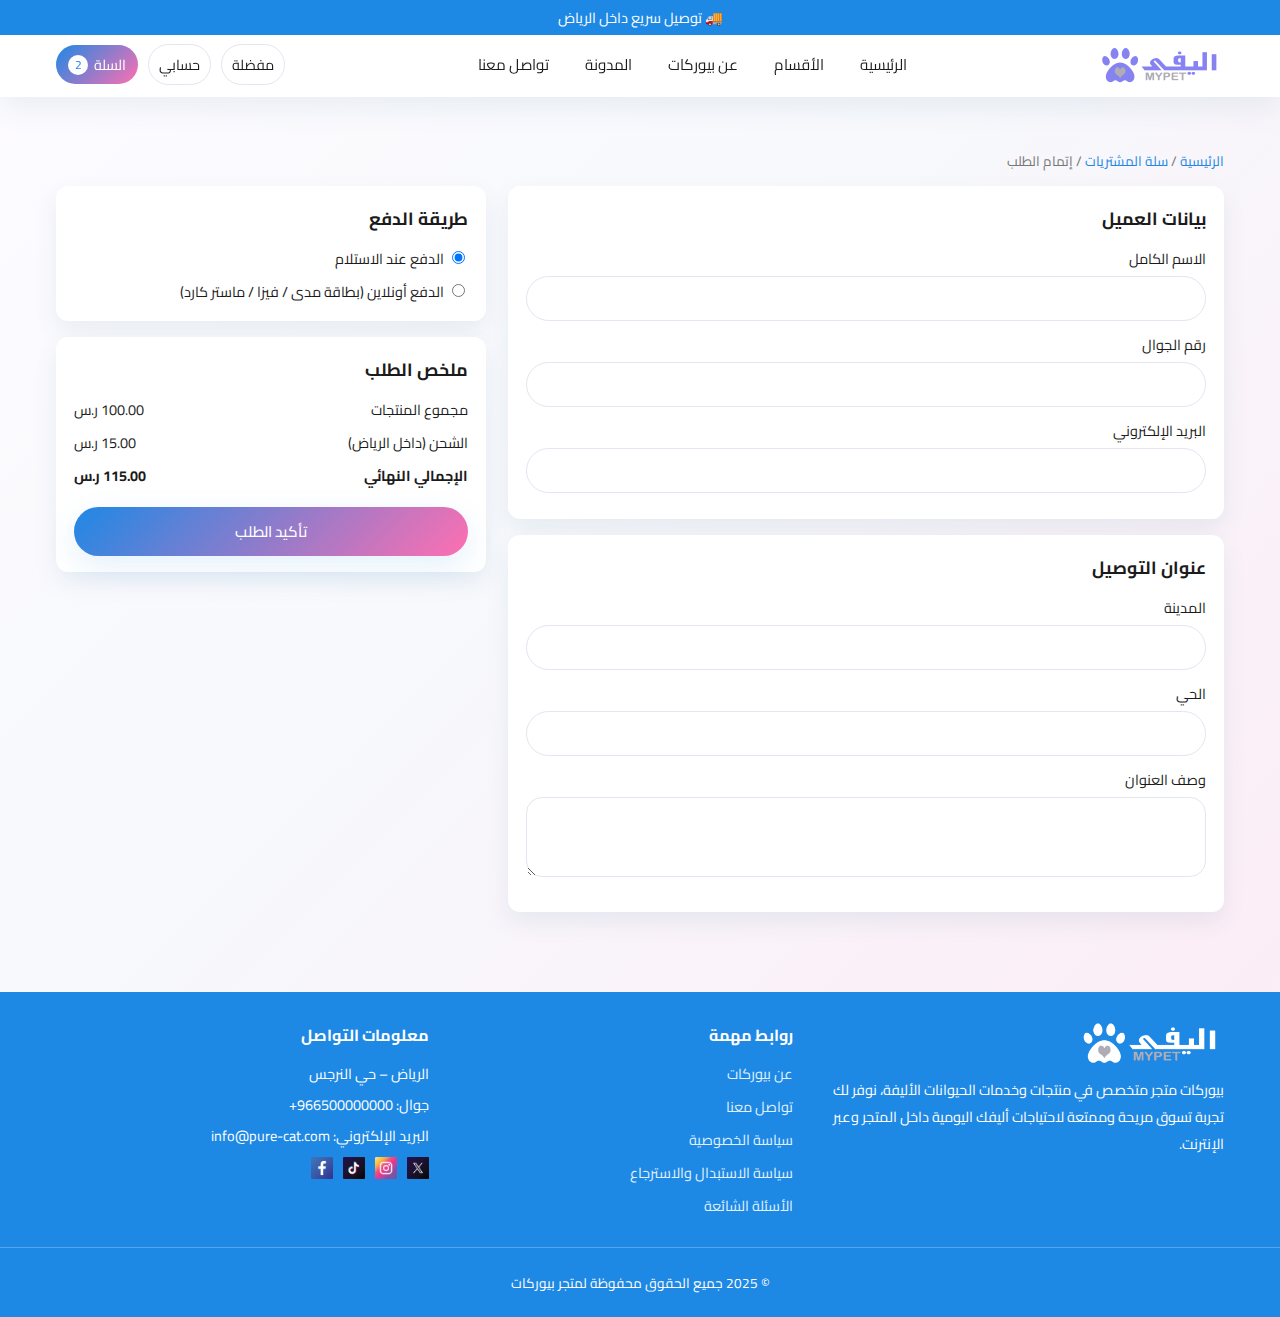
<file: checkout.html>
<!DOCTYPE html>
<html lang="ar" dir="rtl">
<head>
  <meta charset="UTF-8" />
  <meta name="viewport" content="width=device-width, initial-scale=1.0" />
  <title>إتمام الطلب – بيوركات</title>

  <link rel="preconnect" href="https://fonts.googleapis.com" />
  <link rel="preconnect" href="https://fonts.gstatic.com" crossorigin />
  <link href="https://fonts.googleapis.com/css2?family=Cairo:wght@300;400;500;600;700&display=swap" rel="stylesheet" />

  <link rel="stylesheet" href="https://unpkg.com/swiper/swiper-bundle.min.css" />
  <link rel="stylesheet" href="css/style.css" />
</head>
<body>
  <!-- التوب بار -->
  <div class="top-bar">
    <div class="container">
      <p>🚚 توصيل سريع داخل الرياض</p>
    </div>
  </div>

  <!-- الهيدر -->
  <header class="site-header">
    <div class="container">
      <div class="header-inner">
        <div class="logo">
          <a href="index.html">
            <img src="assets/images/logo.png" alt="شعار متجر بيوركات" />
          </a>
        </div>

        <nav class="main-nav">
          <ul>
            <li><a href="index.html">الرئيسية</a></li>
            <li><a href="category.html">الأقسام</a></li>
            <li><a href="about.html">عن بيوركات</a></li>
            <li><a href="index.html#blog">المدونة</a></li>
            <li><a href="contact.html">تواصل معنا</a></li>
          </ul>
        </nav>

        <div class="header-actions">
          <a href="#" class="header-icon-link">مفضلة</a>
          <a href="#" class="header-icon-link">حسابي</a>
          <a href="cart.html" class="header-cart">
            <span class="cart-label">السلة</span>
            <span class="cart-count">2</span>
          </a>
          <button class="mobile-menu-toggle" aria-label="القائمة">
            ☰
          </button>
        </div>
      </div>

      <nav class="mobile-menu">
        <ul>
          <li><a href="index.html">الرئيسية</a></li>
          <li><a href="category.html">الأقسام</a></li>
          <li><a href="about.html">عن بيوركات</a></li>
          <li><a href="index.html#blog">المدونة</a></li>
          <li><a href="contact.html">تواصل معنا</a></li>
        </ul>
      </nav>
    </div>
  </header>

  <main class="page-main">
    <div class="container">
      <nav class="breadcrumb">
        <a href="index.html">الرئيسية</a>
        <span> / </span>
        <a href="cart.html">سلة المشتريات</a>
        <span> / </span>
        <span>إتمام الطلب</span>
      </nav>

      <div class="checkout-layout">
        <!-- بيانات العميل والعنوان -->
        <div>
          <div class="box" style="margin-bottom: 16px;">
            <h2>بيانات العميل</h2>
            <div class="form-group">
              <label for="customer-name">الاسم الكامل</label>
              <input id="customer-name" type="text" />
            </div>
            <div class="form-group">
              <label for="customer-phone">رقم الجوال</label>
              <input id="customer-phone" type="tel" />
            </div>
            <div class="form-group">
              <label for="customer-email">البريد الإلكتروني</label>
              <input id="customer-email" type="email" />
            </div>
          </div>

          <div class="box">
            <h2>عنوان التوصيل</h2>
            <div class="form-group">
              <label for="city">المدينة</label>
              <input id="city" type="text" />
            </div>
            <div class="form-group">
              <label for="district">الحي</label>
              <input id="district" type="text" />
            </div>
            <div class="form-group">
              <label for="address-details">وصف العنوان</label>
              <textarea id="address-details"></textarea>
            </div>
          </div>
        </div>

        <!-- ملخص الطلب وطريقة الدفع -->
        <div>
          <div class="box" style="margin-bottom: 16px;">
            <h2>طريقة الدفع</h2>
            <div class="payment-options">
              <label>
                <input type="radio" name="payment" checked />
                الدفع عند الاستلام
              </label>
              <label>
                <input type="radio" name="payment" />
                الدفع أونلاين (بطاقة مدى / فيزا / ماستر كارد)
              </label>
            </div>
          </div>

          <div class="box">
            <h2>ملخص الطلب</h2>
            <div class="summary-line">
              <span>مجموع المنتجات</span>
              <span>100.00 ر.س</span>
            </div>
            <div class="summary-line">
              <span>الشحن (داخل الرياض)</span>
              <span>15.00 ر.س</span>
            </div>
            <div class="summary-line summary-total">
              <span>الإجمالي النهائي</span>
              <span>115.00 ر.س</span>
            </div>

            <button class="btn primary full-width" style="margin-top: 12px;">
              تأكيد الطلب
            </button>
          </div>
        </div>
      </div>
    </div>
  </main>

  <!-- الفوتر -->
  <footer class="site-footer">
    <div class="container footer-columns">
      <div class="footer-column footer-about">
        <img src="assets/images/logo-footer.png" alt="شعار بيوركات" class="footer-logo" />
        <p>
          بيوركات متجر متخصص في منتجات وخدمات الحيوانات الأليفة، نوفر لك تجربة تسوق مريحة
          وممتعة لاحتياجات أليفك اليومية داخل المتجر وعبر الإنترنت.
        </p>
      </div>

      <div class="footer-column footer-links">
        <h3>روابط مهمة</h3>
        <ul>
          <li><a href="about.html">عن بيوركات</a></li>
          <li><a href="contact.html">تواصل معنا</a></li>
          <li><a href="#">سياسة الخصوصية</a></li>
          <li><a href="#">سياسة الاستبدال والاسترجاع</a></li>
          <li><a href="#">الأسئلة الشائعة</a></li>
        </ul>
      </div>

      <div class="footer-column footer-contact">
        <h3>معلومات التواصل</h3>
        <p>الرياض – حي النرجس</p>
        <p>جوال: <a href="tel:966500000000">966500000000+</a></p>
        <p>البريد الإلكتروني: <a href="mailto:info@pure-cat.com">info@pure-cat.com</a></p>
        <div class="footer-social">
  <a href="#" aria-label="Twitter">
    <img src="assets/icons/twitter.png" alt="Twitter">
  </a>

  <a href="#" aria-label="Instagram">
    <img src="assets/icons/instagram.png" alt="Instagram">
  </a>

  <a href="#" aria-label="TikTok">
    <img src="assets/icons/tiktok.png" alt="TikTok">
  </a>

  <a href="#" aria-label="Facebook">
    <img src="assets/icons/facebook.png" alt="Facebook">
  </a>
</div>
      </div>
    </div>

    <div class="footer-bottom">
      <div class="container">
        <p>© 2025 جميع الحقوق محفوظة لمتجر بيوركات</p>
      </div>
    </div>
  </footer>

  <script src="https://unpkg.com/swiper/swiper-bundle.min.js"></script>
  <script src="js/main.js"></script>
</body>
</html>
</file>
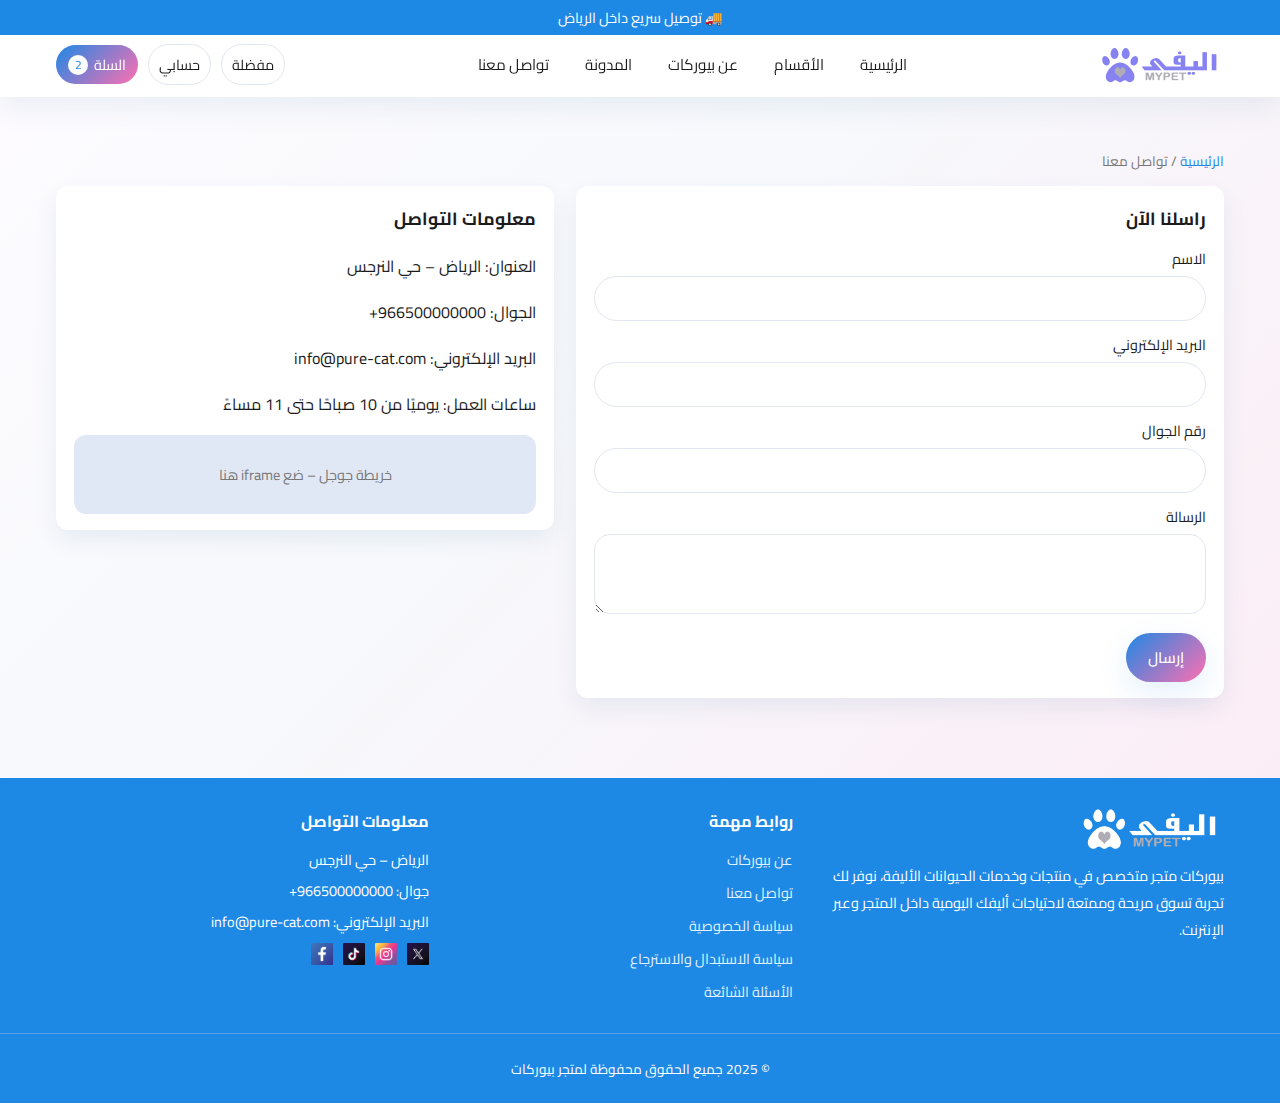
<file: contact.html>
<!DOCTYPE html>
<html lang="ar" dir="rtl">
<head>
  <meta charset="UTF-8" />
  <meta name="viewport" content="width=device-width, initial-scale=1.0" />
  <title>تواصل معنا – بيوركات</title>

  <link rel="preconnect" href="https://fonts.googleapis.com" />
  <link rel="preconnect" href="https://fonts.gstatic.com" crossorigin />
  <link href="https://fonts.googleapis.com/css2?family=Cairo:wght@300;400;500;600;700&display=swap" rel="stylesheet" />

  <link rel="stylesheet" href="https://unpkg.com/swiper/swiper-bundle.min.css" />
  <link rel="stylesheet" href="css/style.css" />
</head>
<body>
  <!-- التوب بار -->
  <div class="top-bar">
    <div class="container">
      <p>🚚 توصيل سريع داخل الرياض</p>
    </div>
  </div>

  <!-- الهيدر -->
  <header class="site-header">
    <div class="container">
      <div class="header-inner">
        <div class="logo">
          <a href="index.html">
            <img src="assets/images/logo.png" alt="شعار متجر بيوركات" />
          </a>
        </div>

        <nav class="main-nav">
          <ul>
            <li><a href="index.html">الرئيسية</a></li>
            <li><a href="category.html">الأقسام</a></li>
            <li><a href="about.html">عن بيوركات</a></li>
            <li><a href="index.html#blog">المدونة</a></li>
            <li><a href="contact.html">تواصل معنا</a></li>
          </ul>
        </nav>

        <div class="header-actions">
          <a href="#" class="header-icon-link">مفضلة</a>
          <a href="#" class="header-icon-link">حسابي</a>
          <a href="cart.html" class="header-cart">
            <span class="cart-label">السلة</span>
            <span class="cart-count">2</span>
          </a>
          <button class="mobile-menu-toggle" aria-label="القائمة">
            ☰
          </button>
        </div>
      </div>

      <nav class="mobile-menu">
        <ul>
          <li><a href="index.html">الرئيسية</a></li>
          <li><a href="category.html">الأقسام</a></li>
          <li><a href="about.html">عن بيوركات</a></li>
          <li><a href="index.html#blog">المدونة</a></li>
          <li><a href="contact.html">تواصل معنا</a></li>
        </ul>
      </nav>
    </div>
  </header>

  <main class="page-main">
    <div class="container">
      <nav class="breadcrumb">
        <a href="index.html">الرئيسية</a>
        <span> / </span>
        <span>تواصل معنا</span>
      </nav>

      <div class="contact-layout">
        <!-- نموذج التواصل -->
        <div class="box">
          <h2>راسلنا الآن</h2>
          <div class="form-group">
            <label for="contact-name">الاسم</label>
            <input id="contact-name" type="text" />
          </div>
          <div class="form-group">
            <label for="contact-email">البريد الإلكتروني</label>
            <input id="contact-email" type="email" />
          </div>
          <div class="form-group">
            <label for="contact-phone">رقم الجوال</label>
            <input id="contact-phone" type="tel" />
          </div>
          <div class="form-group">
            <label for="contact-message">الرسالة</label>
            <textarea id="contact-message"></textarea>
          </div>
          <button class="btn primary">إرسال</button>
        </div>

        <!-- معلومات التواصل + الخريطة -->
        <div>
          <div class="box">
            <h2>معلومات التواصل</h2>
            <p>العنوان: الرياض – حي النرجس</p>
            <p>الجوال: <a href="tel:966500000000">966500000000+</a></p>
            <p>البريد الإلكتروني: <a href="mailto:info@pure-cat.com">info@pure-cat.com</a></p>
            <p>ساعات العمل: يوميًا من 10 صباحًا حتى 11 مساءً</p>

            <div class="map-placeholder">
              خريطة جوجل – ضع iframe هنا
            </div>
          </div>
        </div>
      </div>
    </div>
  </main>

  <!-- الفوتر -->
  <footer class="site-footer">
    <div class="container footer-columns">
      <div class="footer-column footer-about">
        <img src="assets/images/logo-footer.png" alt="شعار بيوركات" class="footer-logo" />
        <p>
          بيوركات متجر متخصص في منتجات وخدمات الحيوانات الأليفة، نوفر لك تجربة تسوق مريحة
          وممتعة لاحتياجات أليفك اليومية داخل المتجر وعبر الإنترنت.
        </p>
      </div>

      <div class="footer-column footer-links">
        <h3>روابط مهمة</h3>
        <ul>
          <li><a href="about.html">عن بيوركات</a></li>
          <li><a href="contact.html">تواصل معنا</a></li>
          <li><a href="#">سياسة الخصوصية</a></li>
          <li><a href="#">سياسة الاستبدال والاسترجاع</a></li>
          <li><a href="#">الأسئلة الشائعة</a></li>
        </ul>
      </div>

      <div class="footer-column footer-contact">
        <h3>معلومات التواصل</h3>
        <p>الرياض – حي النرجس</p>
        <p>جوال: <a href="tel:966500000000">966500000000+</a></p>
        <p>البريد الإلكتروني: <a href="mailto:info@pure-cat.com">info@pure-cat.com</a></p>
        <div class="footer-social">
  <a href="#" aria-label="Twitter">
    <img src="assets/icons/twitter.png" alt="Twitter">
  </a>

  <a href="#" aria-label="Instagram">
    <img src="assets/icons/instagram.png" alt="Instagram">
  </a>

  <a href="#" aria-label="TikTok">
    <img src="assets/icons/tiktok.png" alt="TikTok">
  </a>

  <a href="#" aria-label="Facebook">
    <img src="assets/icons/facebook.png" alt="Facebook">
  </a>
</div>
      </div>
    </div>

    <div class="footer-bottom">
      <div class="container">
        <p>© 2025 جميع الحقوق محفوظة لمتجر بيوركات</p>
      </div>
    </div>
  </footer>

  <script src="https://unpkg.com/swiper/swiper-bundle.min.js"></script>
  <script src="js/main.js"></script>
</body>
</html>
</file>
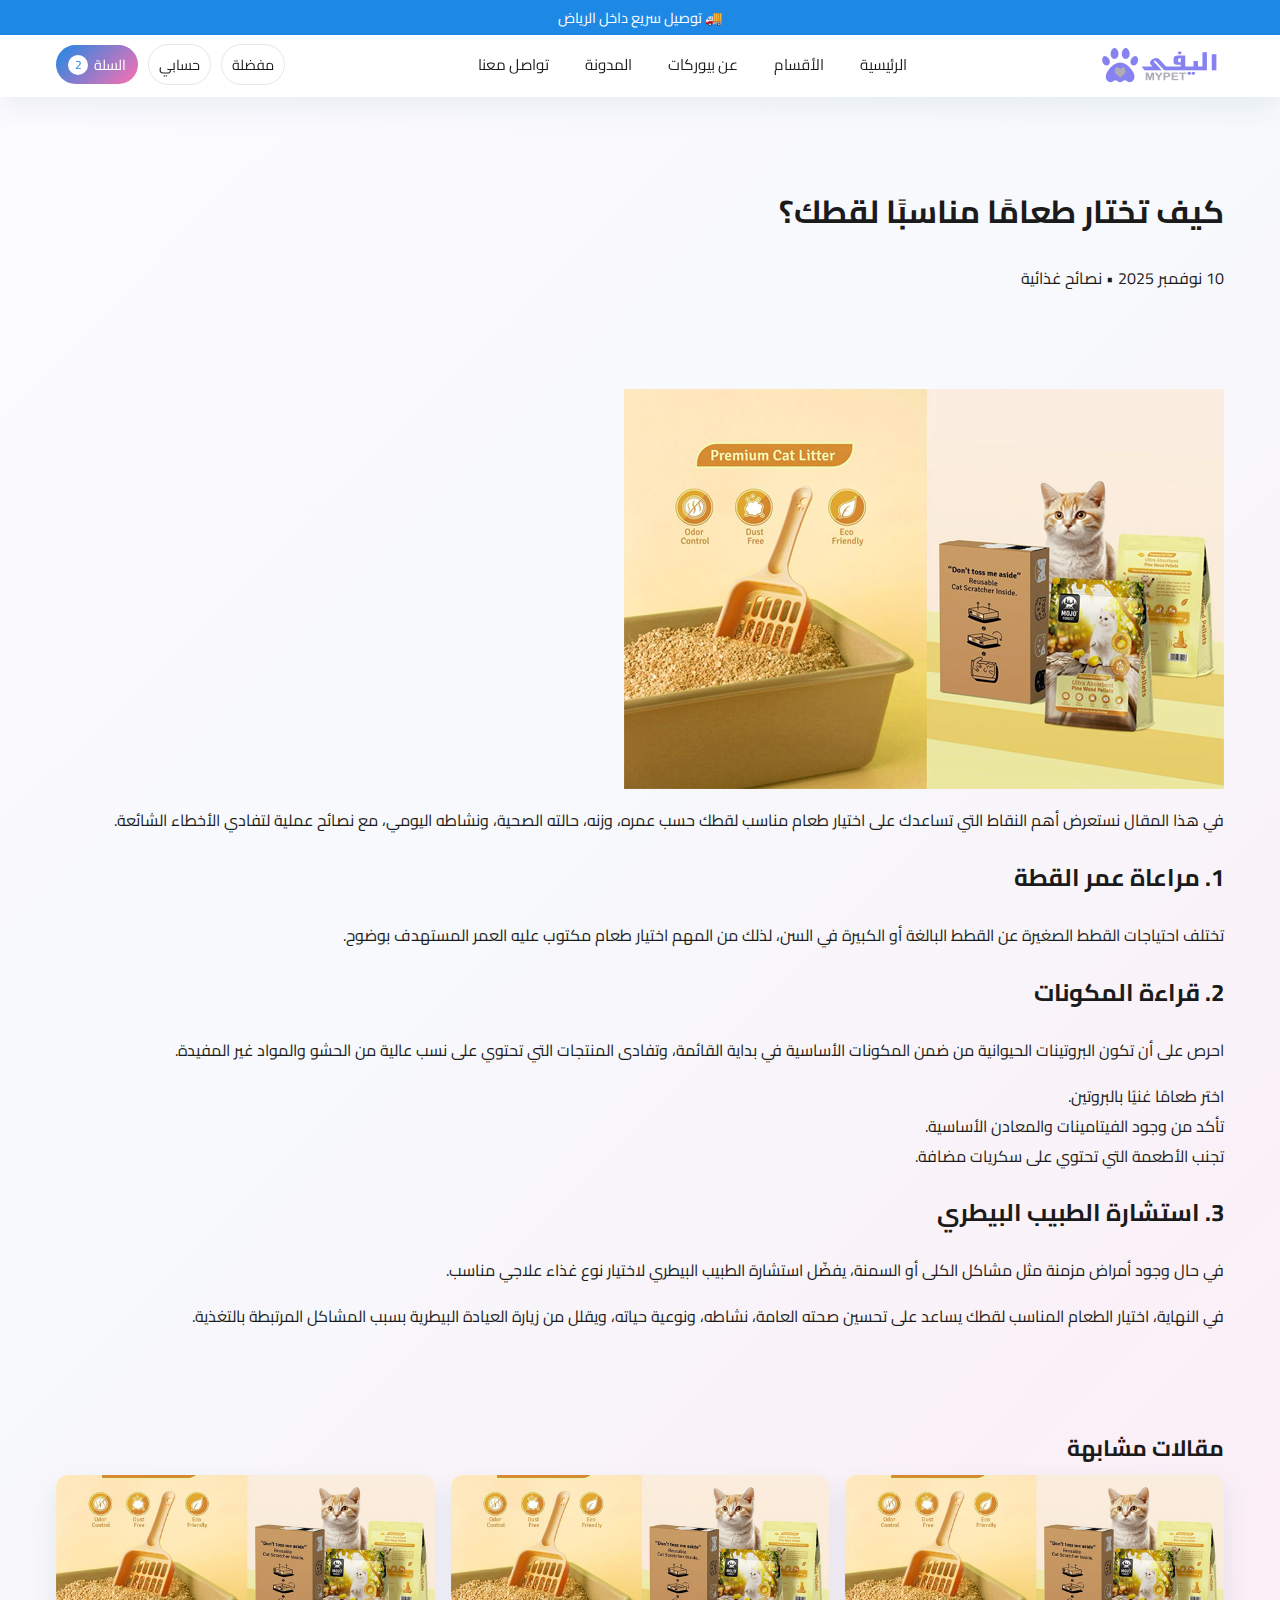
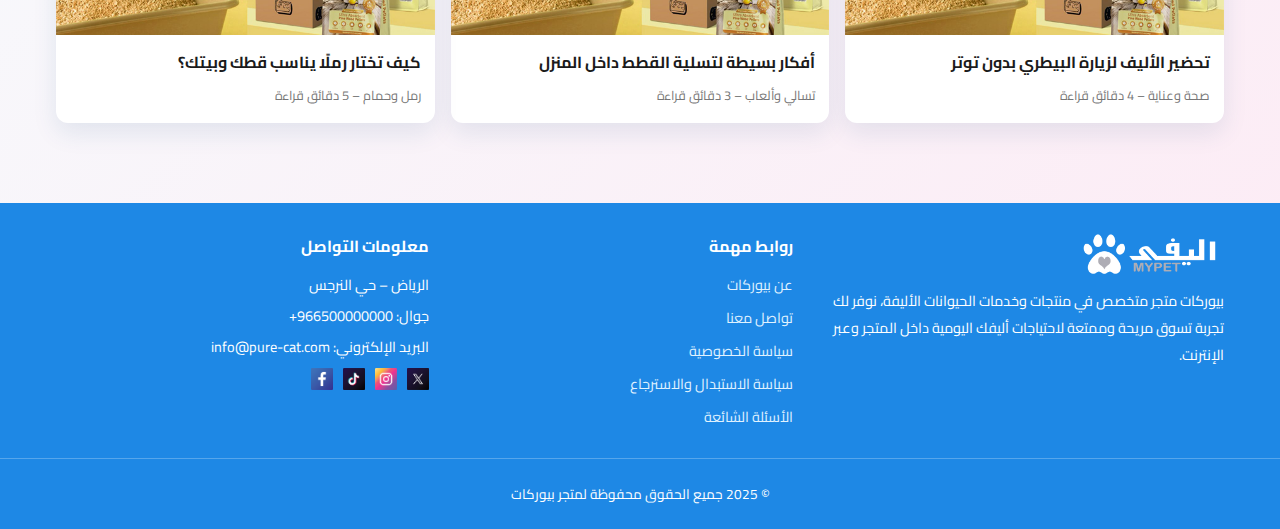
<file: post.html>
<!DOCTYPE html>
<html lang="ar" dir="rtl">
<head>
  <meta charset="UTF-8" />
  <meta name="viewport" content="width=device-width, initial-scale=1.0" />
  <title>عنوان المقال – متجر بيوركات</title>

  <!-- خط Cairo -->
  <link rel="preconnect" href="https://fonts.googleapis.com" />
  <link rel="preconnect" href="https://fonts.gstatic.com" crossorigin />
  <link href="https://fonts.googleapis.com/css2?family=Cairo:wght@300;400;500;600;700&display=swap" rel="stylesheet" />

  <!-- Swiper CSS (لو احتجته) -->
  <link rel="stylesheet" href="https://unpkg.com/swiper/swiper-bundle.min.css" />

  <!-- ملف الستايل الرئيسي -->
  <link rel="stylesheet" href="css/style.css" />
</head>
<body>
  <!-- التوب بار -->
  <div class="top-bar">
    <div class="container">
      <p>🚚 توصيل سريع داخل الرياض</p>
    </div>
  </div>

  <!-- الهيدر (نفس index.html) -->
  <header class="site-header">
    <div class="container">
      <div class="header-inner">
        <div class="logo">
          <a href="index.html">
            <img src="assets/images/logo.png" alt="شعار متجر بيوركات" />
          </a>
        </div>

        <nav class="main-nav">
          <ul>
            <li><a href="index.html">الرئيسية</a></li>
            <li><a href="category.html">الأقسام</a></li>
            <li><a href="about.html">عن بيوركات</a></li>
            <li><a href="blog.html">المدونة</a></li>
            <li><a href="contact.html">تواصل معنا</a></li>
          </ul>
        </nav>

        <div class="header-actions">
          <a href="#" class="header-icon-link">مفضلة</a>
          <a href="#" class="header-icon-link">حسابي</a>
          <a href="cart.html" class="header-cart">
            <span class="cart-label">السلة</span>
            <span class="cart-count">2</span>
          </a>
          <button class="mobile-menu-toggle" aria-label="القائمة">
            ☰
          </button>
        </div>
      </div>

      <!-- قائمة الموبايل -->
      <nav class="mobile-menu">
        <ul>
          <li><a href="index.html">الرئيسية</a></li>
          <li><a href="category.html">الأقسام</a></li>
          <li><a href="about.html">عن بيوركات</a></li>
          <li><a href="blog.html">المدونة</a></li>
          <li><a href="contact.html">تواصل معنا</a></li>
        </ul>
      </nav>
    </div>
  </header>

  <!-- المحتوى الرئيسي -->
  <main>
    <section class="post-header-section">
      <div class="container">
        <h1 class="post-title">
          كيف تختار طعامًا مناسبًا لقطك؟
        </h1>
        <p class="post-meta">
          <span class="post-date">10 نوفمبر 2025</span> •
          <span class="post-category">نصائح غذائية</span>
        </p>
      </div>
    </section>

    <section class="post-content-section">
      <div class="container">
        <div class="post-image">
          <img src="assets/images/blog-1.jpg" alt="صورة المقال" />
        </div>

        <article class="post-content">
          <p>
            في هذا المقال نستعرض أهم النقاط التي تساعدك على اختيار طعام مناسب لقطك حسب
            عمره، وزنه، حالته الصحية، ونشاطه اليومي، مع نصائح عملية لتفادي الأخطاء الشائعة.
          </p>

          <h2>1. مراعاة عمر القطة</h2>
          <p>
            تختلف احتياجات القطط الصغيرة عن القطط البالغة أو الكبيرة في السن، لذلك من المهم
            اختيار طعام مكتوب عليه العمر المستهدف بوضوح.
          </p>

          <h2>2. قراءة المكونات</h2>
          <p>
            احرص على أن تكون البروتينات الحيوانية من ضمن المكونات الأساسية في بداية القائمة،
            وتفادى المنتجات التي تحتوي على نسب عالية من الحشو والمواد غير المفيدة.
          </p>

          <ul>
            <li>اختر طعامًا غنيًا بالبروتين.</li>
            <li>تأكد من وجود الفيتامينات والمعادن الأساسية.</li>
            <li>تجنب الأطعمة التي تحتوي على سكريات مضافة.</li>
          </ul>

          <h2>3. استشارة الطبيب البيطري</h2>
          <p>
            في حال وجود أمراض مزمنة مثل مشاكل الكلى أو السمنة، يفضّل استشارة الطبيب البيطري
            لاختيار نوع غذاء علاجي مناسب.
          </p>

          <p>
            في النهاية، اختيار الطعام المناسب لقطك يساعد على تحسين صحته العامة، نشاطه، ونوعية
            حياته، ويقلل من زيارة العيادة البيطرية بسبب المشاكل المرتبطة بالتغذية.
          </p>
        </article>
      </div>
    </section>

    <!-- سكشن مقالات مشابهة -->
    <section class="related-posts-section">
      <div class="container">
        <h2 class="section-title">مقالات مشابهة</h2>
        <div class="blog-grid">
          <article class="blog-card">
            <a href="post.html">
              <img src="assets/images/blog-2.jpg" alt="تحضير الأليف لزيارة البيطري" />
            </a>
            <div class="blog-card-body">
              <h3 class="blog-card-title">تحضير الأليف لزيارة البيطري بدون توتر</h3>
              <p class="blog-card-meta">صحة وعناية – 4 دقائق قراءة</p>
            </div>
          </article>

          <article class="blog-card">
            <a href="post.html">
              <img src="assets/images/blog-3.jpg" alt="أفكار لتسلية القطط" />
            </a>
            <div class="blog-card-body">
              <h3 class="blog-card-title">أفكار بسيطة لتسلية القطط داخل المنزل</h3>
              <p class="blog-card-meta">تسالي وألعاب – 3 دقائق قراءة</p>
            </div>
          </article>

          <article class="blog-card">
            <a href="post.html">
              <img src="assets/images/blog-1.jpg" alt="اختيار رمل مناسب" />
            </a>
            <div class="blog-card-body">
              <h3 class="blog-card-title">كيف تختار رملًا يناسب قطك وبيتك؟</h3>
              <p class="blog-card-meta">رمل وحمام – 5 دقائق قراءة</p>
            </div>
          </article>
        </div>
      </div>
    </section>
  </main>

  <!-- الفوتر (نفس index.html) -->
  <footer class="site-footer">
    <div class="container footer-columns">
      <div class="footer-column footer-about">
        <img src="assets/images/logo-footer.png" alt="شعار بيوركات" class="footer-logo" />
        <p>
          بيوركات متجر متخصص في منتجات وخدمات الحيوانات الأليفة، نوفر لك تجربة تسوق مريحة
          وممتعة لاحتياجات أليفك اليومية داخل المتجر وعبر الإنترنت.
        </p>
      </div>

      <div class="footer-column footer-links">
        <h3>روابط مهمة</h3>
        <ul>
          <li><a href="about.html">عن بيوركات</a></li>
          <li><a href="contact.html">تواصل معنا</a></li>
          <li><a href="#">سياسة الخصوصية</a></li>
          <li><a href="#">سياسة الاستبدال والاسترجاع</a></li>
          <li><a href="#">الأسئلة الشائعة</a></li>
        </ul>
      </div>

      <div class="footer-column footer-contact">
        <h3>معلومات التواصل</h3>
        <p>الرياض – حي النرجس</p>
        <p>جوال: <a href="tel:966500000000">966500000000+</a></p>
        <p>البريد الإلكتروني: <a href="mailto:info@pure-cat.com">info@pure-cat.com</a></p>
        <div class="footer-social">
          <a href="#"><img src="assets/icons/twitter.png" alt="Twitter"></a>
          <a href="#"><img src="assets/icons/instagram.png" alt="Instagram"></a>
          <a href="#"><img src="assets/icons/tiktok.png" alt="TikTok"></a>
          <a href="#"><img src="assets/icons/facebook.png" alt="Facebook"></a>
        </div>
      </div>
    </div>

    <div class="footer-bottom">
      <div class="container">
        <p>© 2025 جميع الحقوق محفوظة لمتجر بيوركات</p>
      </div>
    </div>
  </footer>

  <!-- Swiper JS -->
  <script src="https://unpkg.com/swiper/swiper-bundle.min.js"></script>
  <!-- ملف الجافاسكربت الرئيسي -->
  <script src="js/main.js"></script>
</body>
</html>
</file>
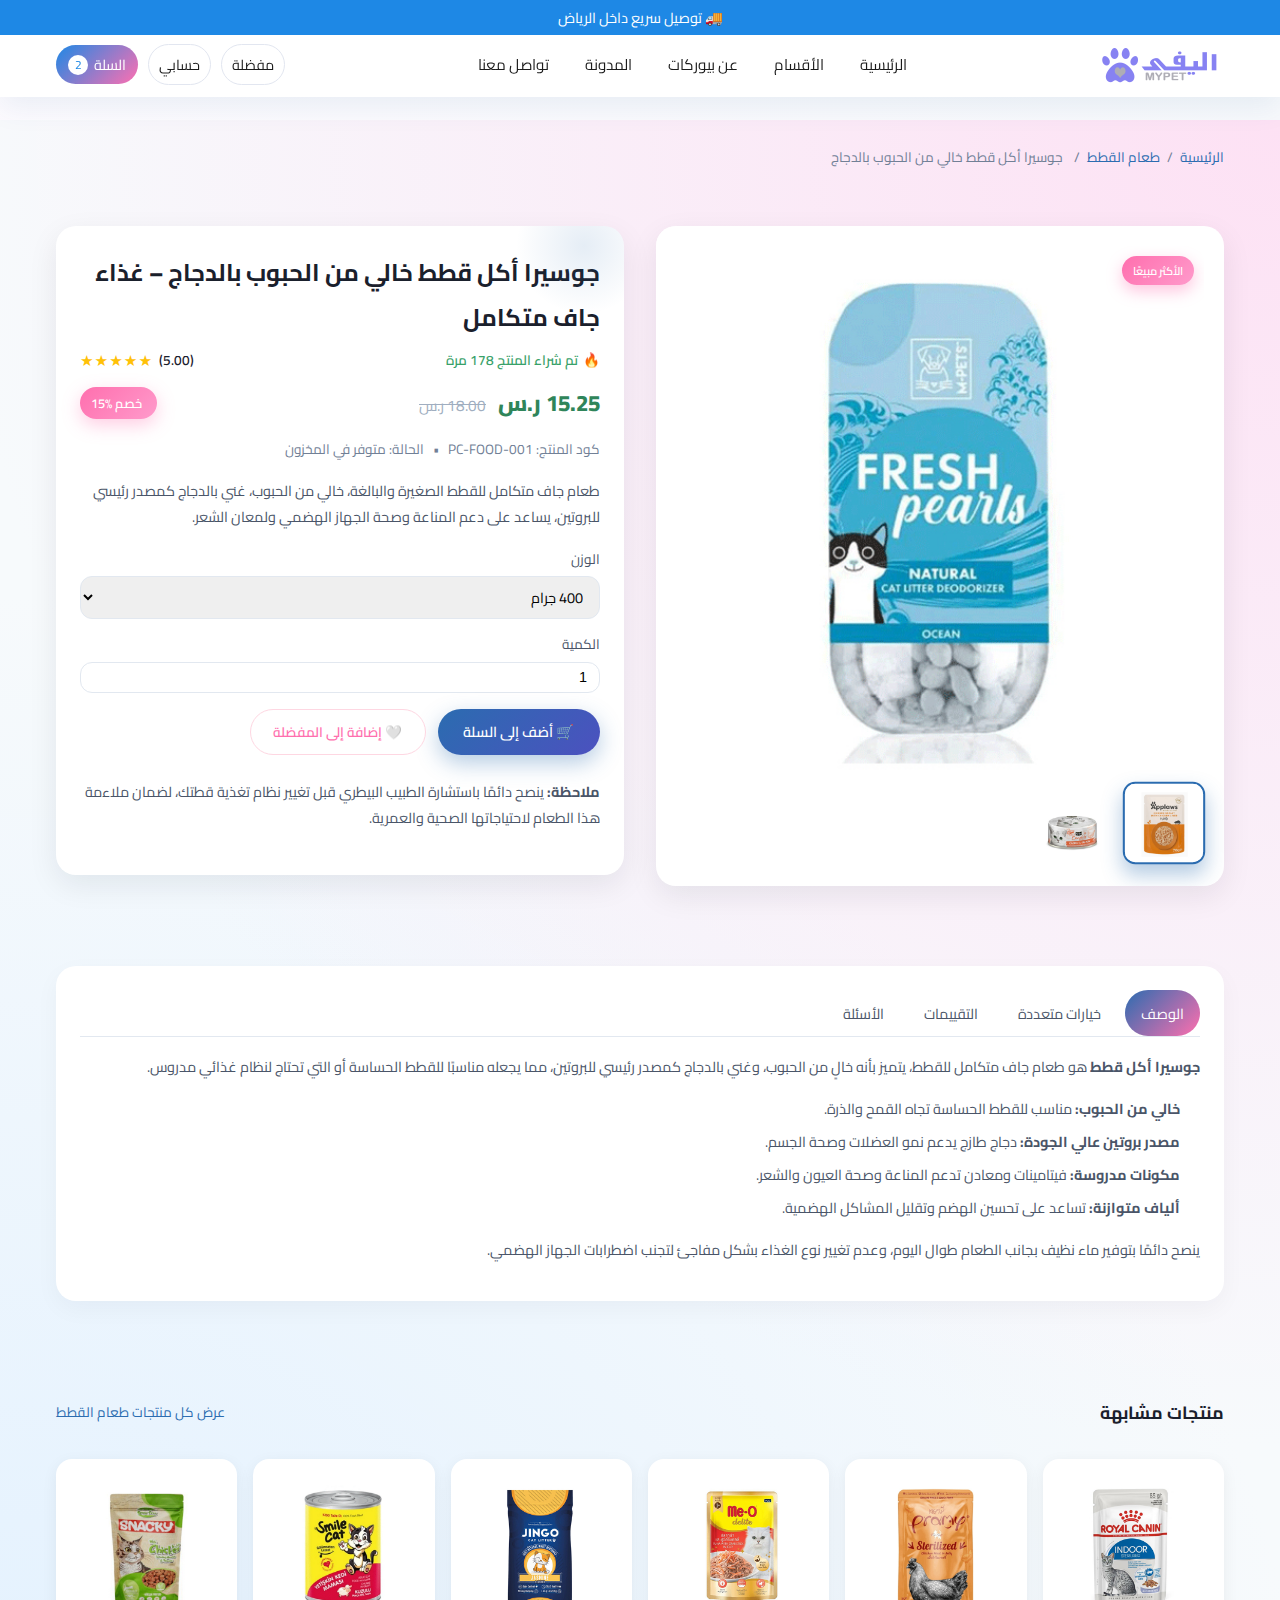
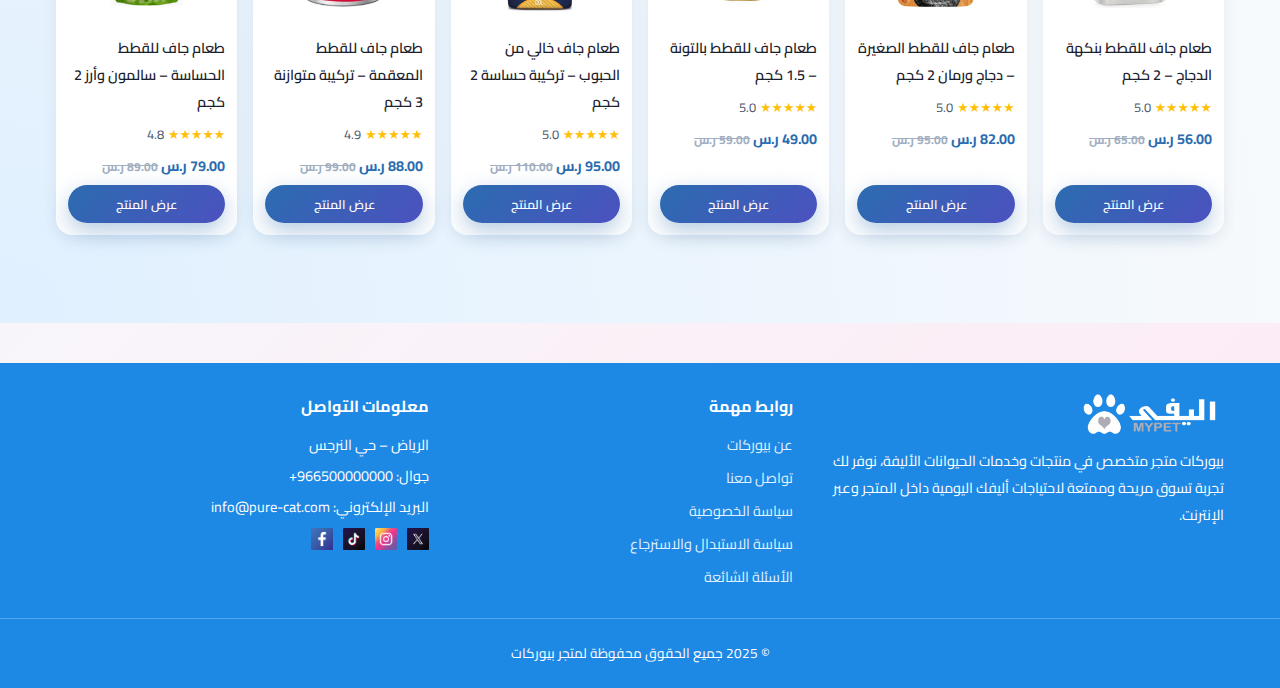
<file: product.html>
<!DOCTYPE html>
<html lang="ar" dir="rtl">
<head>
  <meta charset="UTF-8" />
  <title>بيوركات – صفحة المنتج</title>
  <meta name="viewport" content="width=device-width, initial-scale=1.0" />

  <!-- خط Cairo -->
  <link rel="preconnect" href="https://fonts.googleapis.com" />
  <link rel="preconnect" href="https://fonts.gstatic.com" crossorigin />
  <link href="https://fonts.googleapis.com/css2?family=Cairo:wght@300;400;500;600;700&display=swap" rel="stylesheet" />

  <!-- Swiper CSS -->
  <link rel="stylesheet" href="https://unpkg.com/swiper/swiper-bundle.min.css" />

  <!-- ملف الستايل الرئيسي -->
  <link rel="stylesheet" href="css/style.css" />

  <!-- ستايل خاص بصفحة المنتج فقط -->
  <style>
    /* صفحة المنتج – خلفية خفيفة */
    .product-page {
      padding: 1.5rem 0 3rem;
      background: radial-gradient(circle at top right, #fde1f4 0, transparent 60%),
                  radial-gradient(circle at bottom left, #e0f0ff 0, transparent 60%),
                  #f7fafc;
    }

    .product-main {
      display: grid;
      grid-template-columns: minmax(0, 1.1fr) minmax(0, 1.1fr);
      gap: 2rem;
      align-items: flex-start;
    }

    @media (max-width: 768px) {
      .product-main {
        grid-template-columns: 1fr;
      }
    }

    .breadcrumbs {
      font-size: 0.85rem;
      color: #718096;
      margin-bottom: 1rem;
    }

    .breadcrumbs a {
      color: #2b6cb0;
      text-decoration: none;
    }

    .breadcrumbs span {
      margin: 0 0.25rem;
    }

    /* أنيميشن دخول ناعم */
    @keyframes floatInUp {
      from {
        opacity: 0;
        transform: translateY(18px);
      }
      to {
        opacity: 1;
        transform: translateY(0);
      }
    }

    .product-gallery,
    .product-details {
      animation: floatInUp 0.55s ease-out forwards;
    }

    .product-details {
      animation-delay: 0.08s;
    }

    /* معرض المنتج */
    .product-gallery {
      background: #ffffff;
      border-radius: 1.25rem;
      padding: 1.25rem;
      box-shadow: 0 10px 30px rgba(15, 23, 42, 0.08);
      position: relative;
      overflow: hidden;
    }

    .product-gallery::before {
      content: "";
      position: absolute;
      inset: 0;
      background: radial-gradient(circle at top left, rgba(255, 255, 255, 0.8), transparent 55%);
      pointer-events: none;
    }

    .product-gallery-main {
      border-radius: 1rem;
      overflow: hidden;
      margin-bottom: 0.75rem;
      background: linear-gradient(135deg, #ebf4ff, #ffe4f3);
      position: relative;
    }

    .product-gallery-main img {
      width: 100%;
      display: block;
      object-fit: cover;
      transition: transform 0.35s ease, filter 0.35s ease;
      transform-origin: center;
    }

    /* زووم ناعم على صورة المنتج */
    .product-gallery-main:hover img {
      transform: scale(1.05);
      filter: saturate(1.07);
    }

    /* شارة صغيرة أعلى الصورة */
    .product-gallery-main::after {
      content: "الأكثر مبيعًا";
      position: absolute;
      top: 10px;
      right: 10px;
      padding: 0.25rem 0.7rem;
      border-radius: 999px;
      background: linear-gradient(135deg, #ff6fae, #ff9acb);
      color: #fff;
      font-size: 0.7rem;
      font-weight: 600;
      box-shadow: 0 6px 16px rgba(255, 111, 174, 0.4);
    }

    .product-gallery-thumbs {
      display: flex;
      gap: 0.75rem;
      position: relative;
      z-index: 1;
    }

    .product-gallery-thumbs img {
      width: 80px;
      height: 80px;
      border-radius: 0.75rem;
      object-fit: cover;
      cursor: pointer;
      border: 2px solid transparent;
      transition: border-color 0.2s ease, transform 0.2s ease, box-shadow 0.2s ease;
      background: #ffffff;
    }

    .product-gallery-thumbs img:hover {
      border-color: #ff6fae;
      transform: translateY(-2px);
      box-shadow: 0 8px 18px rgba(15, 23, 42, 0.13);
    }

    .product-gallery-thumbs img.active {
      border-color: #2b6cb0;
      transform: translateY(-3px) scale(1.03);
      box-shadow: 0 10px 20px rgba(43, 108, 176, 0.35);
    }

    /* تفاصيل المنتج */
    .product-details {
      background: #ffffff;
      border-radius: 1.25rem;
      padding: 1.5rem 1.5rem 1.75rem;
      box-shadow: 0 10px 30px rgba(15, 23, 42, 0.08);
      position: relative;
      overflow: hidden;
    }

    .product-details::before {
      content: "";
      position: absolute;
      inset-inline-start: -40px;
      inset-block-start: -60px;
      width: 160px;
      height: 160px;
      background: radial-gradient(circle, rgba(43, 108, 176, 0.12), transparent 60%);
      pointer-events: none;
    }

    .product-title {
      font-size: 1.5rem;
      font-weight: 700;
      color: #1a202c;
      margin-bottom: 0.35rem;
    }

    /* 🔥 تم شراء المنتج + التقييم (في سطر واحد فوق السعر) */
    .product-meta-top {
      display: flex;
      flex-wrap: wrap;
      align-items: center;
      justify-content: space-between;
      gap: 0.75rem;
      margin-bottom: 0.45rem;
      font-size: 0.85rem;
    }

    .product-purchases {
      display: inline-flex;
      align-items: center;
      gap: 0.3rem;
      color: #38a169;
      font-weight: 600;
    }

    .product-purchases::before {
      content: "🔥";
    }

    .product-rating-inline {
      display: flex;
      align-items: center;
      gap: 0.4rem;
      font-size: 0.85rem;
      color: #4a5568;
    }

    .product-rating-inline .stars {
      color: #ffc107;
      letter-spacing: 1px;
      font-size: 0.95rem;
    }

    .product-rating-inline .rating-value {
      font-weight: 600;
      color: #1a202c;
    }

    /* صف السعر + الخصم */
    .product-meta-row {
      display: flex;
      flex-wrap: wrap;
      align-items: center;
      justify-content: space-between;
      gap: 0.75rem;
      margin-bottom: 0.75rem;
    }

    .product-price-row {
      display: flex;
      flex-wrap: wrap;
      align-items: baseline;
      gap: 0.75rem;
    }

    .product-price-new {
      font-size: 1.4rem;
      font-weight: 800;
      color: #2f855a;
    }

    .product-price-old {
      font-size: 0.95rem;
      color: #a0aec0;
      text-decoration: line-through;
    }

    .product-discount-badge {
      display: inline-flex;
      align-items: center;
      justify-content: center;
      padding: 0.25rem 0.7rem;
      border-radius: 999px;
      background: linear-gradient(135deg, #ff6fae, #ff9acb);
      color: #ffffff;
      font-size: 0.8rem;
      font-weight: 600;
      box-shadow: 0 6px 18px rgba(255, 111, 174, 0.35);
      white-space: nowrap;
    }

    .product-discount-badge span {
      margin-inline-start: 0.2rem;
    }

    .product-sku {
      font-size: 0.85rem;
      color: #718096;
      margin-bottom: 1rem;
    }

    .product-short-description {
      font-size: 0.9rem;
      color: #4a5568;
      margin-bottom: 1rem;
      line-height: 1.8;
    }

    .product-options {
      display: grid;
      gap: 0.75rem;
      margin-bottom: 1rem;
    }

    .product-options label {
      display: block;
      font-size: 0.85rem;
      margin-bottom: 0.25rem;
      color: #4a5568;
    }

    .product-options select,
    .product-options input[type="number"] {
      width: 100%;
      border-radius: 0.75rem;
      border: 1px solid #e2e8f0;
      padding: 0.4rem 0.75rem;
      font-size: 0.9rem;
      outline: none;
    }

    .product-options select:focus,
    .product-options input[type="number"]:focus {
      border-color: #2b6cb0;
      box-shadow: 0 0 0 1px rgba(43, 108, 176, 0.2);
    }

    .product-actions {
      display: flex;
      flex-wrap: wrap;
      gap: 0.75rem;
      margin-bottom: 1.5rem;
    }

    .btn-primary {
      background: linear-gradient(135deg, #2b6cb0, #4c51bf);
      color: #ffffff;
      border-radius: 999px;
      padding: 0.6rem 1.6rem;
      font-size: 0.9rem;
      border: none;
      cursor: pointer;
      font-weight: 600;
      display: inline-flex;
      align-items: center;
      justify-content: center;
      gap: 0.4rem;
      box-shadow: 0 8px 22px rgba(43, 108, 176, 0.35);
      transition: transform 0.15s ease, box-shadow 0.15s ease, background 0.15s ease;
    }

    .btn-primary:hover {
      transform: translateY(-1px);
      box-shadow: 0 10px 26px rgba(43, 108, 176, 0.4);
    }

    /* شكل مختلف بعد الإضافة للسلة */
    .btn-primary.added {
      background: linear-gradient(135deg, #38a169, #48bb78);
      box-shadow: 0 10px 26px rgba(56, 161, 105, 0.45);
    }

    .btn-outline {
      background: #ffffff;
      color: #ff6fae;
      border-radius: 999px;
      padding: 0.55rem 1.4rem;
      font-size: 0.85rem;
      border: 1px solid #fed7e2;
      cursor: pointer;
      font-weight: 600;
      display: inline-flex;
      align-items: center;
      justify-content: center;
      gap: 0.35rem;
    }

    .btn-outline:hover {
      background: #fff5f7;
    }

    /* سكشن التابات */
    .product-tabs-wrapper {
      margin-top: 2.5rem;
      background: #ffffff;
      border-radius: 1.25rem;
      padding: 1.5rem;
      box-shadow: 0 8px 24px rgba(15, 23, 42, 0.04);
    }

    .product-tabs-header {
      display: flex;
      flex-wrap: wrap;
      gap: 0.5rem;
      border-bottom: 1px solid #e2e8f0;
      margin-bottom: 1rem;
    }

    .product-tab-link {
      border: none;
      background: transparent;
      padding: 0.6rem 1rem;
      font-size: 0.9rem;
      cursor: pointer;
      border-radius: 999px;
      color: #4a5568;
      transition: background 0.15s ease, color 0.15s ease;
    }

    .product-tab-link.active {
      background: linear-gradient(135deg, #2b6cb0, #ff6fae);
      color: #ffffff;
    }

    .product-tab-content {
      display: none;
      font-size: 0.9rem;
      color: #4a5568;
      line-height: 1.9;
    }

    .product-tab-content.active {
      display: block;
    }

    .product-tab-content ul,
    .product-tab-content ol {
      margin: 0.5rem 1.25rem 0.5rem 0;
    }

    .product-tab-content li {
      margin-bottom: 0.35rem;
    }

    .product-variants-table {
      width: 100%;
      border-collapse: collapse;
      font-size: 0.9rem;
      margin-top: 0.5rem;
    }

    .product-variants-table th,
    .product-variants-table td {
      padding: 0.5rem 0.75rem;
      border-bottom: 1px solid #edf2f7;
      text-align: right;
    }

    .product-variants-table th {
      background: #f7fafc;
      font-weight: 600;
      color: #4a5568;
    }

    .product-variants-table img {
      width: 60px;
      height: 60px;
      border-radius: 0.5rem;
      object-fit: cover;
    }

    .reviews-summary {
      display: flex;
      flex-wrap: wrap;
      gap: 1.5rem;
      align-items: flex-start;
    }

    .reviews-score {
      min-width: 150px;
      padding: 1rem;
      border-radius: 1rem;
      background: #f7fafc;
    }

    .reviews-score-value {
      font-size: 2rem;
      font-weight: 800;
      color: #2b6cb0;
      margin-bottom: 0.35rem;
    }

    .reviews-list {
      flex: 1;
      display: grid;
      gap: 0.75rem;
    }

    .review-card {
      padding: 0.75rem 0.9rem;
      border-radius: 0.9rem;
      background: #fdf2f8;
    }

    .review-card-header {
      display: flex;
      justify-content: space-between;
      align-items: center;
      margin-bottom: 0.35rem;
    }

    .review-card-name {
      font-weight: 600;
      color: #1a202c;
      font-size: 0.9rem;
    }

    .review-card-date {
      font-size: 0.75rem;
      color: #a0aec0;
    }

    .review-card-text {
      font-size: 0.85rem;
      color: #4a5568;
    }

    .questions-list {
      display: grid;
      gap: 0.75rem;
    }

    .question-item {
      padding: 0.75rem 0.9rem;
      border-radius: 0.9rem;
      background: #f7fafc;
    }

    .question-q {
      font-weight: 600;
      margin-bottom: 0.2rem;
      color: #1a202c;
    }

    .question-a {
      font-size: 0.85rem;
      color: #4a5568;
    }

    /* ===========================
       منتجات مشابهة – 6 كروت على الديسكتوب
       =========================== */
    .related-products {
      margin-top: 2.5rem;
    }

    .related-products-header {
      display: flex;
      justify-content: space-between;
      align-items: center;
      margin-bottom: 1rem;
    }

    .related-products-grid {
      display: grid;
      grid-template-columns: repeat(6, minmax(0, 1fr));
      gap: 1rem;
    }

    @media (max-width: 1024px) {
      /* تابلت: 3 كروت */
      .related-products-grid {
        grid-template-columns: repeat(3, minmax(0, 1fr));
      }
    }

    @media (max-width: 768px) {
      /* موبايل: 2 كارت */
      .related-products-grid {
        grid-template-columns: repeat(2, minmax(0, 1fr));
      }
    }

    /* الكارت داخل منتجات مشابهة – نفس روح الهوم */
    .related-products .product-card {
      background: #ffffff;
      border-radius: 1rem;
      padding: 0.75rem;
      box-shadow: 0 4px 16px rgba(15, 23, 42, 0.06);
      display: flex;
      flex-direction: column;
      gap: 0.4rem;
      height: 100%;
      transition: transform 0.16s ease, box-shadow 0.16s ease;
    }

    .related-products .product-card:hover {
      transform: translateY(-4px);
      box-shadow: 0 10px 26px rgba(30, 136, 229, 0.16);
    }

    .related-products .product-card img {
      width: 100%;
      max-height: 150px;
      border-radius: 0.75rem;
      object-fit: contain;
      margin-bottom: 0.4rem;
      background: #ffffff;
    }

    .related-products .product-card-title {
      font-size: 0.9rem;
      color: #1a202c;
      font-weight: 600;
      min-height: 2.4em;
    }

    .related-products .product-card-rating {
      font-size: 0.8rem;
      color: #4a5568;
      display: flex;
      align-items: center;
      gap: 0.25rem;
    }

    .related-products .product-card-rating .stars {
      color: #ffc107;
    }

    .related-products .product-card-price {
      font-size: 0.9rem;
      font-weight: 700;
      color: #2b6cb0;
    }

    .related-products .product-card-old-price {
      font-size: 0.75rem;
      color: #a0aec0;
      text-decoration: line-through;
    }

    .related-products .product-card button {
      margin-top: auto;
      font-size: 0.78rem;
      padding: 0.45rem 0.8rem;
      width: 100%;
      justify-content: center;
    }
  </style>
</head>
<body>
  <!-- التوب بار (نفس الصفحة الرئيسية) -->
  <div class="top-bar">
    <div class="container">
      <p>🚚 توصيل سريع داخل الرياض</p>
    </div>
  </div>

  <!-- الهيدر (نفس الصفحة الرئيسية) -->
  <header class="site-header">
    <div class="container">
      <div class="header-inner">
        <div class="logo">
          <a href="index.html">
            <img src="assets/images/logo.png" alt="شعار متجر بيوركات" />
          </a>
        </div>

        <nav class="main-nav">
          <ul>
            <li><a href="index.html">الرئيسية</a></li>
            <li><a href="category.html">الأقسام</a></li>
            <li><a href="about.html">عن بيوركات</a></li>
            <li><a href="#blog">المدونة</a></li>
            <li><a href="contact.html">تواصل معنا</a></li>
          </ul>
        </nav>

        <div class="header-actions">
          <a href="#" class="header-icon-link">مفضلة</a>
          <a href="#" class="header-icon-link">حسابي</a>
          <a href="cart.html" class="header-cart">
            <span class="cart-label">السلة</span>
            <span class="cart-count">2</span>
          </a>
          <button class="mobile-menu-toggle" aria-label="القائمة">
            ☰
          </button>
        </div>
      </div>

      <!-- قائمة الموبايل -->
      <nav class="mobile-menu">
        <ul>
          <li><a href="index.html">الرئيسية</a></li>
          <li><a href="category.html">الأقسام</a></li>
          <li><a href="about.html">عن بيوركات</a></li>
          <li><a href="#blog">المدونة</a></li>
          <li><a href="contact.html">تواصل معنا</a></li>
        </ul>
      </nav>
    </div>
  </header>

  <!-- صفحة المنتج -->
  <main class="product-page">
    <div class="container">
      <!-- breadcrumb -->
      <nav class="breadcrumbs" aria-label="مسار الصفحة">
        <a href="index.html">الرئيسية</a>
        <span>/</span>
        <a href="category.html">طعام القطط</a>
        <span>/</span>
        <span>جوسيرا أكل قطط خالي من الحبوب بالدجاج</span>
      </nav>

      <section class="product-main">
        <!-- معرض المنتج -->
        <div class="product-gallery">
          <div class="product-gallery-main">
            <img src="assets/images/product-main.jpg" alt="جوسيرا أكل قطط خالي من الحبوب بالدجاج">
          </div>
          <div class="product-gallery-thumbs">
            <img src="assets/images/product-alt-1.jpg" alt="صورة إضافية 1 للمنتج" class="active">
            <img src="assets/images/product-alt-2.jpg" alt="صورة إضافية 2 للمنتج">
          </div>
        </div>

        <!-- تفاصيل المنتج -->
        <div class="product-details">
          <h1 class="product-title">جوسيرا أكل قطط خالي من الحبوب بالدجاج – غذاء جاف متكامل</h1>

          <!-- 🔥 تم شراء المنتج + التقييم -->
          <div class="product-meta-top">
            <div class="product-purchases">
              تم شراء المنتج 178 مرة
            </div>
            <div class="product-rating-inline">
              <span class="rating-value">(5.00)</span>
              <span class="stars">★★★★★</span>
            </div>
          </div>

          <!-- السعر + الخصم -->
          <div class="product-meta-row">
            <div class="product-price-row">
              <span class="product-price-new">15.25 ر.س</span>
              <span class="product-price-old">18.00 ر.س</span>
            </div>
            <div class="product-discount-badge">
              <span>خصم</span>
              <span>15%</span>
            </div>
          </div>

          <div class="product-sku">
            كود المنتج: PC-FOOD-001 &nbsp; • &nbsp; الحالة: متوفر في المخزون
          </div>

          <div class="product-short-description">
            طعام جاف متكامل للقطط الصغيرة والبالغة، خالي من الحبوب، غني بالدجاج كمصدر رئيسي للبروتين،
            يساعد على دعم المناعة وصحة الجهاز الهضمي ولمعان الشعر.
          </div>

          <!-- خيارات المنتج (وزن + كمية فقط، بدون نكهة) -->
          <div class="product-options">
            <div>
              <label for="size">الوزن</label>
              <select id="size" name="size">
                <option value="400g">400 جرام</option>
                <option value="2kg">2 كجم</option>
                <option value="4.25kg">4.25 كجم</option>
                <option value="10kg">10 كجم</option>
              </select>
            </div>
            <div>
              <label for="quantity">الكمية</label>
              <input type="number" id="quantity" name="quantity" min="1" value="1">
            </div>
          </div>

          <!-- أزرار الأكشن -->
          <div class="product-actions">
            <button class="btn-primary" id="add-to-cart-btn">
              🛒 أضف إلى السلة
            </button>
            <button class="btn-outline">
              🤍 إضافة إلى المفضلة
            </button>
          </div>

          <div class="product-short-description">
            <strong>ملاحظة:</strong> ينصح دائمًا باستشارة الطبيب البيطري قبل تغيير نظام تغذية قطتك،
            لضمان ملاءمة هذا الطعام لاحتياجاتها الصحية والعمرية.
          </div>
        </div>
      </section>

      <!-- تابات الوصف / الخيارات / التقييمات / الأسئلة -->
      <section class="product-tabs-wrapper">
        <div class="product-tabs-header">
          <button class="product-tab-link active" data-tab="tab-description">الوصف</button>
          <button class="product-tab-link" data-tab="tab-options">خيارات متعددة</button>
          <button class="product-tab-link" data-tab="tab-reviews">التقييمات</button>
          <button class="product-tab-link" data-tab="tab-questions">الأسئلة</button>
        </div>

        <!-- الوصف -->
        <div id="tab-description" class="product-tab-content active">
          <p>
            <strong>جوسيرا أكل قطط</strong> هو طعام جاف متكامل للقطط،
            يتميز بأنه خالٍ من الحبوب، وغني بالدجاج كمصدر رئيسي للبروتين،
            مما يجعله مناسبًا للقطط الحساسة أو التي تحتاج لنظام غذائي مدروس.
          </p>
          <ul>
            <li><strong>خالي من الحبوب:</strong> مناسب للقطط الحساسة تجاه القمح والذرة.</li>
            <li><strong>مصدر بروتين عالي الجودة:</strong> دجاج طازج يدعم نمو العضلات وصحة الجسم.</li>
            <li><strong>مكونات مدروسة:</strong> فيتامينات ومعادن تدعم المناعة وصحة العيون والشعر.</li>
            <li><strong>ألياف متوازنة:</strong> تساعد على تحسين الهضم وتقليل المشاكل الهضمية.</li>
          </ul>
          <p>
            ينصح دائمًا بتوفير ماء نظيف بجانب الطعام طوال اليوم،
            وعدم تغيير نوع الغذاء بشكل مفاجئ لتجنب اضطرابات الجهاز الهضمي.
          </p>
        </div>

        <!-- خيارات متعددة -->
        <div id="tab-options" class="product-tab-content">
          <p>يمكنك اختيار الوزن المناسب لاحتياج قطتك من القائمة أعلاه، أو الاطلاع على تفاصيل كل وزن في الجدول التالي:</p>
          <table class="product-variants-table">
            <thead>
              <tr>
                <th>الصورة</th>
                <th>الوزن</th>
                <th>السعر</th>
              </tr>
            </thead>
            <tbody>
              <tr>
                <td>
                  <img src="assets/images/product-1.jpg" alt="400 جرام">
                </td>
                <td>400 جرام</td>
                <td>15.25 ر.س</td>
              </tr>
              <tr>
                <td>
                  <img src="assets/images/product-2.jpg" alt="2 كجم">
                </td>
                <td>2 كجم</td>
                <td>52.00 ر.س</td>
              </tr>
              <tr>
                <td>
                  <img src="assets/images/product-3.jpg" alt="4.25 كجم">
                </td>
                <td>4.25 كجم</td>
                <td>86.00 ر.س</td>
              </tr>
              <tr>
                <td>
                  <img src="assets/images/product-4.jpg" alt="10 كجم">
                </td>
                <td>10 كجم</td>
                <td>209.00 ر.س</td>
              </tr>
            </tbody>
          </table>
        </div>

        <!-- التقييمات -->
        <div id="tab-reviews" class="product-tab-content">
          <div class="reviews-summary">
            <div class="reviews-score">
              <div class="reviews-score-value">5.0</div>
              <div class="product-rating-inline">
                <span class="stars">★★★★★</span>
                <span class="rating-count">(120 تقييم)</span>
              </div>
              <p style="font-size:0.8rem;color:#718096;margin-top:0.5rem;">
                جميع التقييمات موثّقة من عملاء قاموا بالشراء من متجر بيوركات.
              </p>
            </div>
            <div class="reviews-list">
              <div class="review-card">
                <div class="review-card-header">
                  <span class="review-card-name">حلا</span>
                  <span class="review-card-date">منذ 3 أيام</span>
                </div>
                <div class="product-rating-inline" style="margin-bottom:0.25rem;">
                  <span class="stars">★★★★★</span>
                  <span class="rating-value">5.0</span>
                </div>
                <div class="review-card-text">
                  الأكل ممتاز، قطتي حبت الطعم وما سبب لها أي اضطرابات في الهضم. أنصح فيه بشدة.
                </div>
              </div>
              <div class="review-card">
                <div class="review-card-header">
                  <span class="review-card-name">أحمد</span>
                  <span class="review-card-date">منذ أسبوع</span>
                </div>
                <div class="product-rating-inline" style="margin-bottom:0.25rem;">
                  <span class="stars">★★★★★</span>
                  <span class="rating-value">5.0</span>
                </div>
                <div class="review-card-text">
                  جودة عالية وسعر مناسب مقارنة بالمكونات، التوصيل كان سريع والتغليف ممتاز.
                </div>
              </div>
            </div>
          </div>

          <p style="margin-top:1rem;font-size:0.85rem;">
            هل جربت هذا المنتج من قبل؟
            <strong>شاركنا رأيك</strong> وساعد أصحاب القطط الآخرين في اختيار الأفضل لأليفهم.
          </p>
        </div>

        <!-- الأسئلة -->
        <div id="tab-questions" class="product-tab-content">
          <p>
            هنا تجد أكثر الأسئلة شيوعًا حول المنتج، ويمكنك دائمًا التواصل معنا في حال لم تجد إجابتك.
          </p>
          <div class="questions-list">
            <div class="question-item">
              <div class="question-q">هل هذا الطعام مناسب للقطط الصغيرة؟</div>
              <div class="question-a">
                نعم، مناسب للقطط من عمر 3 شهور فما فوق، مع الالتزام بالكمية اليومية الموصى بها.
              </div>
            </div>
            <div class="question-item">
              <div class="question-q">هل يحتوي على حبوب أو جلوتين؟</div>
              <div class="question-a">
                لا، تركيبة هذا المنتج خالية من الحبوب، ومناسبة للقطط الحساسة تجاه القمح أو الذرة.
              </div>
            </div>
            <div class="question-item">
              <div class="question-q">هل يمكن خلطه مع طعام رطب؟</div>
              <div class="question-a">
                نعم، يمكن خلطه مع الطعام الرطب لزيادة تقبل القط للطعام، مع مراعاة عدم تجاوز الاحتياج اليومي من السعرات.
              </div>
            </div>
          </div>
        </div>
      </section>

      <!-- منتجات مشابهة -->
      <section class="related-products">
        <div class="related-products-header">
          <h2 style="font-size:1.1rem;font-weight:700;color:#1a202c;">منتجات مشابهة</h2>
          <a href="category.html" style="font-size:0.85rem;color:#2b6cb0;text-decoration:none;">عرض كل منتجات طعام القطط</a>
        </div>
        <div class="related-products-grid">
          <!-- كرت منتج 1 -->
          <div class="product-card">
            <img src="assets/images/product-1.jpg" alt="طعام جاف بنكهة الدجاج">
            <div class="product-card-title">طعام جاف للقطط بنكهة الدجاج – 2 كجم</div>
            <div class="product-card-rating">
              <span class="stars">★★★★★</span>
              <span>5.0</span>
            </div>
            <div class="product-card-price">
              56.00 ر.س
              <span class="product-card-old-price">65.00 ر.س</span>
            </div>
            <button class="btn-primary">عرض المنتج</button>
          </div>

          <!-- كرت منتج 2 -->
          <div class="product-card">
            <img src="assets/images/product-2.jpg" alt="طعام جاف للقطط الصغيرة">
            <div class="product-card-title">طعام جاف للقطط الصغيرة – دجاج ورمان 2 كجم</div>
            <div class="product-card-rating">
              <span class="stars">★★★★★</span>
              <span>5.0</span>
            </div>
            <div class="product-card-price">
              82.00 ر.س
              <span class="product-card-old-price">95.00 ر.س</span>
            </div>
            <button class="btn-primary">عرض المنتج</button>
          </div>

          <!-- كرت منتج 3 -->
          <div class="product-card">
            <img src="assets/images/product-3.jpg" alt="طعام جاف مع التونة">
            <div class="product-card-title">طعام جاف للقطط بالتونة – 1.5 كجم</div>
            <div class="product-card-rating">
              <span class="stars">★★★★★</span>
              <span>5.0</span>
            </div>
            <div class="product-card-price">
              49.00 ر.س
              <span class="product-card-old-price">59.00 ر.س</span>
            </div>
            <button class="btn-primary">عرض المنتج</button>
          </div>

          <!-- كرت منتج 4 -->
          <div class="product-card">
            <img src="assets/images/product-4.jpg" alt="طعام جاف خالي من الحبوب">
            <div class="product-card-title">طعام جاف خالي من الحبوب – تركيبة حساسة 2 كجم</div>
            <div class="product-card-rating">
              <span class="stars">★★★★★</span>
              <span>5.0</span>
            </div>
            <div class="product-card-price">
              95.00 ر.س
              <span class="product-card-old-price">110.00 ر.س</span>
            </div>
            <button class="btn-primary">عرض المنتج</button>
          </div>

          <!-- كرت منتج 5 -->
          <div class="product-card">
            <img src="assets/images/product-5.jpg" alt="طعام جاف للقطط المعقمة">
            <div class="product-card-title">طعام جاف للقطط المعقمة – تركيبة متوازنة 3 كجم</div>
            <div class="product-card-rating">
              <span class="stars">★★★★★</span>
              <span>4.9</span>
            </div>
            <div class="product-card-price">
              88.00 ر.س
              <span class="product-card-old-price">99.00 ر.س</span>
            </div>
            <button class="btn-primary">عرض المنتج</button>
          </div>

          <!-- كرت منتج 6 -->
          <div class="product-card">
            <img src="assets/images/product-6.jpg" alt="طعام جاف للقطط الحساسة">
            <div class="product-card-title">طعام جاف للقطط الحساسة – سالمون وأرز 2 كجم</div>
            <div class="product-card-rating">
              <span class="stars">★★★★★</span>
              <span>4.8</span>
            </div>
            <div class="product-card-price">
              79.00 ر.س
              <span class="product-card-old-price">89.00 ر.س</span>
            </div>
            <button class="btn-primary">عرض المنتج</button>
          </div>
        </div>
      </section>
    </div>
  </main>

  <!-- الفوتر (نفس الصفحة الرئيسية) -->
  <footer class="site-footer">
    <div class="container footer-columns">
      <div class="footer-column footer-about">
        <img src="assets/images/logo-footer.png" alt="شعار بيوركات" class="footer-logo" />
        <p>
          بيوركات متجر متخصص في منتجات وخدمات الحيوانات الأليفة، نوفر لك تجربة تسوق مريحة
          وممتعة لاحتياجات أليفك اليومية داخل المتجر وعبر الإنترنت.
        </p>
      </div>

      <div class="footer-column footer-links">
        <h3>روابط مهمة</h3>
        <ul>
          <li><a href="about.html">عن بيوركات</a></li>
          <li><a href="contact.html">تواصل معنا</a></li>
          <li><a href="#">سياسة الخصوصية</a></li>
          <li><a href="#">سياسة الاستبدال والاسترجاع</a></li>
          <li><a href="#">الأسئلة الشائعة</a></li>
        </ul>
      </div>

      <div class="footer-column footer-contact">
        <h3>معلومات التواصل</h3>
        <p>الرياض – حي النرجس</p>
        <p>جوال: <a href="tel:966500000000">966500000000+</a></p>
        <p>البريد الإلكتروني: <a href="mailto:info@pure-cat.com">info@pure-cat.com</a></p>
        <div class="footer-social">
          <a href="#"><img src="assets/icons/twitter.png" alt="Twitter"></a>
          <a href="#"><img src="assets/icons/instagram.png" alt="Instagram"></a>
          <a href="#"><img src="assets/icons/tiktok.png" alt="TikTok"></a>
          <a href="#"><img src="assets/icons/facebook.png" alt="Facebook"></a>
        </div>
      </div>
    </div>

    <div class="footer-bottom">
      <div class="container">
        <p>© 2025 جميع الحقوق محفوظة لمتجر بيوركات</p>
      </div>
    </div>
  </footer>

  <!-- Swiper JS -->
  <script src="https://unpkg.com/swiper/swiper-bundle.min.js"></script>
  <!-- ملف الجافاسكربت الرئيسي -->
  <script src="js/main.js"></script>

  <!-- سكربت تفعيل التابات + حركات صفحة المنتج -->
  <script>
    document.addEventListener("DOMContentLoaded", function () {
      /* التابات */
      const tabLinks = document.querySelectorAll(".product-tab-link");
      const tabContents = document.querySelectorAll(".product-tab-content");

      tabLinks.forEach((btn) => {
        btn.addEventListener("click", () => {
          const targetId = btn.dataset.tab;

          tabLinks.forEach((b) => b.classList.remove("active"));
          tabContents.forEach((c) => c.classList.remove("active"));

          btn.classList.add("active");
          const target = document.getElementById(targetId);
          if (target) target.classList.add("active");
        });
      });

      /* تغيير الصورة الرئيسية عند الضغط على الثمبنيل */
      const mainImage = document.querySelector(".product-gallery-main img");
      const thumbs = document.querySelectorAll(".product-gallery-thumbs img");

      if (mainImage && thumbs.length) {
        thumbs.forEach((thumb) => {
          thumb.addEventListener("click", () => {
            mainImage.src = thumb.src;
            thumbs.forEach((t) => t.classList.remove("active"));
            thumb.classList.add("active");
          });
        });
      }

      /* تأثير زر أضف إلى السلة */
      const addToCartBtn = document.getElementById("add-to-cart-btn");
      if (addToCartBtn) {
        addToCartBtn.addEventListener("click", () => {
          const originalHTML = addToCartBtn.innerHTML;
          addToCartBtn.classList.add("added");
          addToCartBtn.innerHTML = "✅ تمت الإضافة إلى السلة";

          setTimeout(() => {
            addToCartBtn.classList.remove("added");
            addToCartBtn.innerHTML = originalHTML;
          }, 1500);
        });
      }
    });
  </script>
</body>
</html>
</file>
<file: css/style.css>
/* ===========================
   1) إعدادات عامة وهوية بصرية
   =========================== */

:root {
  --pc-blue: #1e88e5;
  --pc-blue-soft: #e3f2fd;
  --pc-pink: #ff6fb1;
  --pc-pink-soft: #fde4f1;
  --pc-bg: #f7f9fc;
  --pc-text: #1b1b1b;
  --pc-muted: #777777;
  --pc-border: #e2e6f0;
  --pc-radius-lg: 18px;
  --pc-radius-md: 12px;
  --pc-radius-sm: 8px;
  --pc-shadow-soft: 0 10px 30px rgba(30, 136, 229, 0.12);
}

*,
*::before,
*::after {
  box-sizing: border-box;
}

html {
  scroll-behavior: smooth;
}

body {
  margin: 0;
  padding: 0;
  padding-top: 120px; /* مساحة للهيدر والتوب بار الثابتين */
  font-family: "Cairo", system-ui, -apple-system, BlinkMacSystemFont, "Segoe UI", sans-serif;
  background: linear-gradient(135deg, #fdfbff 0%, #f7f9fc 40%, #fdeaf4 100%);
  color: var(--pc-text);
  direction: rtl;
  text-align: right;
}

img {
  max-width: 100%;
  height: auto;
  display: block;
}

a {
  text-decoration: none;
  color: inherit;
}

ul {
  margin: 0;
  padding: 0;
  list-style: none;
}

button {
  font-family: inherit;
}

.container {
  width: 100%;
  max-width: 1200px;
  padding-inline: 16px;
  margin-inline: auto;
}

/* ===========================
   2) التوب بار والهيدر
   =========================== */

.top-bar {
  position: fixed;
  top: 0;
  right: 0;
  left: 0;
  z-index: 1200;
  background-color: var(--pc-blue);
  color: #ffffff;
  font-size: 0.9rem;
}

.top-bar .container {
  display: flex;
  justify-content: center;
  align-items: center;
  padding-block: 4px;
}

.top-bar p {
  margin: 0;
}

.site-header {
  position: fixed;
  top: 32px; /* تحت التوب بار */
  right: 0;
  left: 0;
  z-index: 1100;
  background-color: #ffffff;
  box-shadow: 0 10px 30px rgba(15, 76, 129, 0.08);
}

.site-header .container {
  position: relative;
}

.header-inner {
  display: flex;
  align-items: center;
  justify-content: space-between;
  gap: 24px;
  padding-block: 12px;
}

.logo img {
  height: 40px;
}

/* القائمة الرئيسية */

.main-nav ul {
  display: flex;
  align-items: center;
  gap: 20px;
  font-size: 0.95rem;
}

.main-nav a {
  color: var(--pc-text);
  padding: 4px 8px;
  border-radius: 999px;
  transition: background-color 0.2s ease, color 0.2s ease;
}

.main-nav a:hover {
  background: var(--pc-blue-soft);
  color: var(--pc-blue);
}

/* أيقونات الهيدر */

.header-actions {
  display: flex;
  align-items: center;
  gap: 10px;
}

.header-icon-link {
  font-size: 0.9rem;
  padding: 6px 10px;
  border-radius: 999px;
  border: 1px solid var(--pc-border);
  background-color: #ffffff;
  cursor: pointer;
  transition: background-color 0.2s ease, border-color 0.2s ease, color 0.2s ease;
}

.header-icon-link:hover {
  background-color: var(--pc-blue-soft);
  border-color: var(--pc-blue);
  color: var(--pc-blue);
}

.header-cart {
  display: inline-flex;
  align-items: center;
  gap: 6px;
  padding: 6px 12px;
  border-radius: 999px;
  background: linear-gradient(135deg, var(--pc-blue), var(--pc-pink));
  color: #ffffff;
  font-size: 0.9rem;
}

.header-cart .cart-count {
  display: inline-flex;
  align-items: center;
  justify-content: center;
  width: 20px;
  height: 20px;
  border-radius: 999px;
  background-color: #ffffff;
  color: var(--pc-blue);
  font-size: 0.75rem;
}

/* زر وقائمة الموبايل */

.mobile-menu-toggle {
  display: none;
  border: none;
  background: var(--pc-blue-soft);
  color: var(--pc-blue);
  border-radius: 999px;
  padding: 6px 12px;
  font-size: 1.1rem;
  cursor: pointer;
}

.mobile-menu {
  display: none;
  position: absolute;
  top: 100%;
  right: 16px;
  left: 16px;
  margin-top: 8px;
  background-color: #ffffff;
  border-radius: var(--pc-radius-md);
  box-shadow: var(--pc-shadow-soft);
  padding: 10px 14px 14px;
}

.mobile-menu ul {
  display: flex;
  flex-direction: column;
  gap: 8px;
}

.mobile-menu a {
  padding: 6px 10px;
  border-radius: 999px;
  font-size: 0.95rem;
  background-color: #f5f7fc;
}

.mobile-menu.open {
  display: block;
}

/* ===========================
   3) الأزرار العامة
   =========================== */

.btn {
  display: inline-flex;
  align-items: center;
  justify-content: center;
  border-radius: 999px;
  border: none;
  padding: 10px 22px;
  font-size: 0.95rem;
  cursor: pointer;
  font-weight: 500;
  transition: transform 0.12s ease, box-shadow 0.12s ease, background-color 0.15s ease, color 0.15s ease;
  white-space: nowrap;
}

.btn.primary {
  background: linear-gradient(135deg, var(--pc-blue), var(--pc-pink));
  color: #ffffff;
  box-shadow: var(--pc-shadow-soft);
}

.btn.primary:hover {
  transform: translateY(-1px);
  box-shadow: 0 12px 26px rgba(30, 136, 229, 0.18);
}

.btn.secondary {
  background-color: #ffffff;
  color: var(--pc-blue);
  border: 1px solid var(--pc-blue);
}

.btn.secondary:hover {
  background-color: var(--pc-blue-soft);
}

.btn-sm {
  padding: 8px 14px;
  font-size: 0.85rem;
}

.btn.full-width {
  width: 100%;
}

/* ===========================
   4) سكاشن عامة
   =========================== */

section {
  padding-block: 40px;
}

.section-header {
  margin-bottom: 22px;
}

.section-title {
  font-size: 1.4rem;
  margin: 0 0 6px;
  color: var(--pc-text);
}

.section-subtitle {
  margin: 0;
  font-size: 0.95rem;
  color: var(--pc-muted);
}

/* ===========================
   5) الهيرو – السلايدر الرئيسي
   =========================== */

.hero-section {
  padding-block: 32px 48px;
  background: radial-gradient(circle at top right, var(--pc-pink-soft), transparent 55%),
              radial-gradient(circle at bottom left, var(--pc-blue-soft), transparent 55%);
}

.hero-swiper {
  border-radius: 24px;
  background-color: #ffffff;
  box-shadow: var(--pc-shadow-soft);
}

.hero-slide {
  display: flex;
  align-items: stretch;
  gap: 24px;
  padding: 26px 28px;
}

/* لو السلايد عبارة عن بانر صورة فقط */
.hero-banner-link {
  display: block;
}

.hero-banner-link img {
  width: 100%;
  border-radius: 24px;
  display: block;
}

/* محتوى الهيرو بنص + صورة */

.hero-image {
  flex: 1 1 auto;
  border-radius: 24px;
  overflow: hidden;
}

.hero-image img {
  width: 100%;
  height: 100%;
  object-fit: cover;
  display: block;
}

.hero-content {
  flex: 0 0 32%;
  max-width: 360px;
  display: flex;
  flex-direction: column;
  justify-content: center;
  text-align: right;
  padding: 24px 28px;
  border-radius: 24px;
  background: linear-gradient(135deg, #ffffff 0%, #fdf0ff 40%, #e6f1ff 100%);
  box-shadow: 0 18px 45px rgba(15, 23, 42, 0.08);
}

.hero-content h1 {
  font-size: 2.1rem;
  line-height: 1.4;
  margin: 0 0 12px;
  color: #111827;
}

.hero-content p {
  margin: 0 0 18px;
  font-size: 0.98rem;
  line-height: 1.9;
  color: #4b5563;
}

.hero-actions {
  display: flex;
  flex-wrap: wrap;
  gap: 10px;
}

.hero-actions .btn.primary,
.hero-actions .btn.secondary {
  padding-inline: 22px;
  height: 44px;
  border-radius: 999px;
}

/* أسهم ونقاط Swiper */

.hero-swiper .swiper-button-prev,
.hero-swiper .swiper-button-next {
  width: 34px;
  height: 34px;
  border-radius: 999px;
  background: #ffffff;
  box-shadow: 0 8px 25px rgba(15, 23, 42, 0.12);
  color: var(--pc-blue);
}

.hero-swiper .swiper-pagination-bullet {
  width: 8px;
  height: 8px;
  background: var(--pc-blue-soft);
  opacity: 1;
}

.hero-swiper .swiper-pagination-bullet-active {
  background: var(--pc-blue);
}

/* ===========================
   6) شريط الإعلانات المتحرك
   =========================== */

.ticker-section {
  padding-top: 18px;
}

.ticker-swiper {
  background-color: #ffffff;
  border-radius: 999px;
  box-shadow: var(--pc-shadow-soft);
  padding-block: 6px;
}

.ticker-swiper .swiper-wrapper {
  transition-timing-function: linear !important;
}

.ticker-swiper .swiper-slide {
  width: auto;
  padding-inline: 24px;
  font-size: 0.9rem;
  color: var(--pc-blue);
  display: flex;
  align-items: center;
}

/* ===========================
   7) 2 بانر جنب بعض
   =========================== */

.double-banners-section {
  padding-top: 30px;
}

.double-banners {
  display: grid;
  grid-template-columns: repeat(2, minmax(0, 1fr));
  gap: 14px;
}

.banner-card {
  display: block;
  border-radius: var(--pc-radius-lg);
  overflow: hidden;
  box-shadow: var(--pc-shadow-soft);
  background: #ffffff;
}

.banner-card img {
  width: 100%;
  height: 100%;
  object-fit: cover;
}

/* ===========================
   8) الأقسام الرئيسية 4 كروت
   =========================== */

.main-categories-section {
  padding-top: 32px;
}

.categories-grid {
  display: grid;
  grid-template-columns: repeat(4, minmax(0, 1fr));
  gap: 16px;
}

.category-card {
  background-color: #ffffff;
  border-radius: var(--pc-radius-lg);
  padding: 14px;
  text-align: center;
  box-shadow: 0 8px 20px rgba(15, 76, 129, 0.06);
  transition: transform 0.16s ease, box-shadow 0.16s ease;
}

.category-card img {
  border-radius: var(--pc-radius-md);
  margin-bottom: 10px;
}

.category-card h3 {
  margin: 0;
  font-size: 1rem;
}

.category-card:hover {
  transform: translateY(-4px);
  box-shadow: 0 14px 32px rgba(30, 136, 229, 0.18);
}

/* ===========================
   9) سكشن الأقسام الفرعية – Swiper
   =========================== */

.subcategories-section {
  background-color: rgba(255, 255, 255, 0.45);
}

.subcategories-swiper-wrapper {
  position: relative;
}

.subcategories-swiper {
  padding-block: 10px 4px;
}

.subcategories-swiper .swiper-wrapper {
  transition-timing-function: linear !important;
}

.subcategories-swiper .swiper-slide {
  width: auto;
}

.subcategory-card {
  background-color: #ffffff;
  border-radius: var(--pc-radius-md);
  padding: 10px;
  width: 140px;
  box-shadow: 0 6px 16px rgba(15, 76, 129, 0.06);
  text-align: center;
  font-size: 0.9rem;
}

.subcategory-card img {
  border-radius: var(--pc-radius-sm);
  margin-bottom: 6px;
}

.swiper-nav-button {
  position: absolute;
  top: 50%;
  transform: translateY(-50%);
  z-index: 2;
  border-radius: 999px;
  border: none;
  background-color: #ffffff;
  box-shadow: 0 8px 20px rgba(15, 76, 129, 0.18);
  width: 32px;
  height: 32px;
  cursor: pointer;
  font-size: 1.1rem;
  color: var(--pc-blue);
}

.subcat-prev {
  right: 0;
}

.subcat-next {
  left: 0;
}

/* ===========================
   10) المنتجات الأكثر مبيعًا – Swiper
   =========================== */

.bestseller-section {
  background-color: transparent;
}

.bestseller-swiper {
  padding-bottom: 30px;
}

/* كارت المنتج فى سلايدر الأكثر مبيعًا */
.product-card {
  background-color: #ffffff;
  border-radius: var(--pc-radius-md);
  padding: 10px;
  box-shadow: 0 8px 22px rgba(15, 76, 129, 0.08);
  display: flex;
  flex-direction: column;
  height: 100%;
  gap: 6px;
}

/* صورة المنتج – حجم مناسب عشان 6 كروت */
.product-card img {
  border-radius: var(--pc-radius-sm);
  width: 100%;
  max-height: 160px;
  object-fit: contain;
  background-color: #ffffff;
}

/* العنوان */
.product-title {
  font-size: 0.9rem;
  margin: 0;
  min-height: 2.6em; /* لتقريب طول السطرين */
}

/* السعر */
.product-price {
  margin: 0;
  color: var(--pc-blue);
  font-weight: 600;
  font-size: 0.9rem;
}

/* نخلى الزر دايمًا فى أسفل الكارت */
.product-card .btn {
  margin-top: auto;
}


/* ===========================
   11) سكشن العداد (CountDown)
   =========================== */

.countdown-section {
  background: radial-gradient(circle at top left, var(--pc-blue-soft), transparent 55%),
              radial-gradient(circle at bottom right, var(--pc-pink-soft), transparent 55%);
}

.countdown-box {
  display: grid;
  grid-template-columns: 1.1fr 1.2fr;
  gap: 24px;
  background-color: #ffffff;
  border-radius: var(--pc-radius-lg);
  box-shadow: var(--pc-shadow-soft);
  padding: 22px 24px;
  align-items: center;
}

.countdown-image img {
  border-radius: var(--pc-radius-md);
}

.countdown-content h2 {
  margin-top: 0;
  margin-bottom: 8px;
}

.countdown-content p {
  margin-top: 0;
  margin-bottom: 18px;
  color: var(--pc-muted);
}

.countdown-timer {
  display: flex;
  gap: 12px;
  margin-bottom: 14px;
}

.countdown-unit {
  background-color: var(--pc-blue-soft);
  border-radius: 12px;
  padding: 8px 10px;
  min-width: 64px;
  text-align: center;
}

.countdown-unit span:first-child {
  display: block;
  font-weight: 700;
  font-size: 1.1rem;
}

.countdown-unit .label {
  font-size: 0.8rem;
  color: var(--pc-muted);
}

.discount-code {
  display: inline-flex;
  align-items: center;
  gap: 8px;
  border-radius: 999px;
  background-color: var(--pc-pink-soft);
  padding: 8px 14px;
  font-size: 0.9rem;
}

.discount-code strong {
  background-color: #ffffff;
  padding: 4px 10px;
  border-radius: 999px;
  color: var(--pc-pink);
}

/* ===========================
   12) سكشن البانرات + الفيديو (الخدمات)
   =========================== */

.services-media-section {
  /* يستخدم padding الافتراضى للـ section */
}

.services-media-grid {
  display: grid;
  grid-template-columns: minmax(0, 1.4fr) minmax(0, 1.6fr);
  gap: 20px;              /* فراغ واضح لكن مش مبالغ فيه */
  align-items: stretch;
}

/* الفيديو */

.services-video-col {
  width: 100%;
}

.services-video {
  width: 100%;
  height: 100%;
  min-height: 260px;
  max-height: 330px;
  object-fit: cover;
  border-radius: 24px;
  display: block;
  box-shadow: 0 15px 40px rgba(0,0,0,0.08);
}

/* البنرات (يمين) */

.services-banners-col {
  display: flex;
  flex-direction: column;
  gap: 16px;
}

/* نستخدم نفس .banner-card العامة */

.services-banners-col .banner-card {
  border-radius: 24px;
}

/* ===========================
   13) لماذا نحن
   =========================== */

.why-us-grid {
  display: grid;
  grid-template-columns: repeat(3, minmax(0, 1fr));
  gap: 16px;
}

.why-card {
  background-color: #ffffff;
  border-radius: var(--pc-radius-md);
  padding: 14px 16px;
  box-shadow: 0 10px 26px rgba(30, 136, 229, 0.1);
}

.why-card h3 {
  margin-top: 0;
  margin-bottom: 6px;
  font-size: 1rem;
}

.why-card p {
  margin: 0;
  font-size: 0.9rem;
  color: var(--pc-muted);
}

/* ===========================
   14) سكشن التقييمات
   =========================== */

.testimonials-section {
  background-color: rgba(255, 255, 255, 0.55);
}

.testimonials-swiper {
  padding-block: 12px 32px;
}

.testimonials-swiper .swiper-wrapper {
  transition-timing-function: linear !important;
}

.testimonials-swiper .swiper-slide {
  width: auto;
}

.testimonial-card {
  width: 280px;
  max-width: 100%;
  background-color: #ffffff;
  border-radius: var(--pc-radius-md);
  box-shadow: 0 10px 26px rgba(15, 76, 129, 0.12);
  padding: 14px 16px;
  font-size: 0.9rem;
}

.testimonial-text {
  margin-top: 0;
  margin-bottom: 10px;
}

.testimonial-meta {
  display: flex;
  align-items: center;
  justify-content: space-between;
  gap: 10px;
}

.testimonial-name {
  font-weight: 600;
  font-size: 0.9rem;
}

.testimonial-stars {
  color: #ffc107;
  font-size: 0.9rem;
}

.testimonials-prev,
.testimonials-next {
  color: var(--pc-blue);
}

/* ===========================
   15) سكشن المدونة
   =========================== */

.blog-section {
  background-color: transparent;
}

.blog-grid {
  display: grid;
  grid-template-columns: repeat(3, minmax(0, 1fr));
  gap: 16px;
}

.blog-card {
  background-color: #ffffff;
  border-radius: var(--pc-radius-md);
  overflow: hidden;
  box-shadow: 0 10px 24px rgba(15, 76, 129, 0.1);
}

.blog-card img {
  height: 160px;
  width: 100%;
  object-fit: cover;
}

.blog-card-body {
  padding: 12px 14px 16px;
}

.blog-card-title {
  margin: 0 0 6px;
  font-size: 1rem;
}

.blog-card-meta {
  margin: 0;
  font-size: 0.8rem;
  color: var(--pc-muted);
}

/* ===========================
   16) سكشن البراندات
   =========================== */

.brands-section {
  background-color: rgba(255, 255, 255, 0.6);
}

.brands-swiper {
  padding-block: 10px 6px;
}

.brands-swiper .swiper-wrapper {
  transition-timing-function: linear !important;
}

.brands-swiper .swiper-slide {
  width: auto;
}

.brand-logo-wrapper {
  background-color: #ffffff;
  border-radius: 999px;
  padding: 8px 18px;
  box-shadow: 0 8px 20px rgba(15, 76, 129, 0.1);
}

.brand-logo {
  height: 60px;
  width: auto;
}

/* ===========================
   17) الفوتر
   =========================== */

.site-footer {
  background-color: var(--pc-blue);
  color: #ffffff;
  margin-top: 40px;
}

.footer-columns {
  display: grid;
  grid-template-columns: 1.2fr 1fr 1.1fr;
  gap: 24px;
  padding-block: 28px;
}

.footer-logo {
  height: 46px;
  margin-bottom: 10px;
}

.footer-about p {
  margin: 0;
  font-size: 0.9rem;
}

.footer-links h3,
.footer-contact h3 {
  margin-top: 0;
  margin-bottom: 10px;
  font-size: 1rem;
}

.footer-links ul {
  display: flex;
  flex-direction: column;
  gap: 6px;
  font-size: 0.9rem;
}

.footer-links a {
  color: #e0f2ff;
}

.footer-contact p {
  margin: 0 0 4px;
  font-size: 0.9rem;
}

.footer-contact a {
  color: #ffffff;
}

.footer-social {
  display: flex;
  align-items: center;
  gap: 10px;
  margin-top: 8px;
}

.footer-social img {
  width: 22px;
  height: 22px;
}

.footer-bottom {
  border-top: 1px solid rgba(255, 255, 255, 0.25);
  text-align: center;
  font-size: 0.85rem;
  padding-block: 8px;
}

/* ===========================
   18) الصفحات الداخلية
   =========================== */

.page-main {
  padding-block: 28px 40px;
}

/* Breadcrumb */

.breadcrumb {
  font-size: 0.85rem;
  color: var(--pc-muted);
  margin-bottom: 12px;
}

.breadcrumb a {
  color: var(--pc-blue);
}

/* صفحة المنتج */

.product-layout {
  display: grid;
  grid-template-columns: minmax(0, 1.1fr) minmax(0, 1.2fr);
  gap: 24px;
  align-items: flex-start;
}

.product-gallery {
  background-color: #ffffff;
  border-radius: var(--pc-radius-md);
  padding: 12px;
  box-shadow: 0 10px 26px rgba(15, 76, 129, 0.1);
}

.product-main-image img {
  border-radius: var(--pc-radius-md);
  width: 100%;
  max-height: 380px;
  object-fit: contain;
  background-color: #ffffff;
}

.product-thumbnails {
  margin-top: 10px;
  display: flex;
  gap: 8px;
}

.product-thumbnails img {
  flex: 1;
  border-radius: var(--pc-radius-sm);
  border: 1px solid var(--pc-border);
}

.product-info {
  background-color: #ffffff;
  border-radius: var(--pc-radius-md);
  padding: 16px 18px;
  box-shadow: 0 10px 26px rgba(15, 76, 129, 0.1);
}

.product-title-main {
  margin-top: 0;
  margin-bottom: 6px;
  font-size: 1.4rem;
  color: var(--pc-blue);
}

.product-short-desc {
  margin: 0 0 10px;
  color: var(--pc-muted);
  font-size: 0.95rem;
}

.product-price-main {
  margin: 0 0 14px;
  font-size: 1.2rem;
  font-weight: 700;
  color: var(--pc-pink);
}

.product-options,
.product-quantity {
  margin-bottom: 10px;
}

.product-options label,
.product-quantity label {
  display: block;
  margin-bottom: 4px;
  font-size: 0.9rem;
}

.product-options select,
.product-quantity input {
  width: 100%;
  padding: 8px 10px;
  border-radius: 999px;
  border: 1px solid var(--pc-border);
  font-family: inherit;
}

.product-actions {
  display: flex;
  flex-wrap: wrap;
  gap: 10px;
  margin-bottom: 16px;
}

.product-long-desc h2 {
  font-size: 1rem;
  margin: 0 0 4px;
}

.product-long-desc p {
  margin: 0;
  font-size: 0.9rem;
  color: var(--pc-muted);
}

/* منتجات مشابهة */

.related-products-section {
  margin-top: 26px;
}

/* صفحة القسم */

.category-header {
  margin-bottom: 18px;
}

.category-header h1 {
  margin: 0 0 4px;
  font-size: 1.5rem;
  color: var(--pc-blue);
}

.filters-box {
  background-color: #ffffff;
  border-radius: var(--pc-radius-md);
  padding: 14px 16px;
  box-shadow: 0 10px 24px rgba(15, 76, 129, 0.06);
  margin-bottom: 18px;
}

.filters-form {
  display: flex;
  flex-wrap: wrap;
  gap: 10px 14px;
  align-items: flex-end;
}

.filter-field {
  min-width: 160px;
}

.filter-field label {
  display: block;
  font-size: 0.85rem;
  margin-bottom: 4px;
}

.filter-field select {
  width: 100%;
  padding: 8px 10px;
  border-radius: 999px;
  border: 1px solid var(--pc-border);
  font-family: inherit;
}

.products-grid {
  display: grid;
  grid-template-columns: repeat(4, minmax(0, 1fr));
  gap: 16px;
}

/* صفحة السلة */

.cart-layout {
  display: grid;
  grid-template-columns: minmax(0, 1.5fr) minmax(0, 0.9fr);
  gap: 22px;
}

.cart-table-wrapper {
  background-color: #ffffff;
  border-radius: var(--pc-radius-md);
  box-shadow: 0 10px 24px rgba(15, 76, 129, 0.08);
  padding: 14px 16px;
}

.cart-table {
  width: 100%;
  border-collapse: collapse;
  font-size: 0.9rem;
}

.cart-table th,
.cart-table td {
  padding: 8px 6px;
  border-bottom: 1px solid var(--pc-border);
}

.cart-table th {
  text-align: right;
  background-color: #f3f6ff;
}

.cart-product {
  display: flex;
  align-items: center;
  gap: 8px;
}

.cart-product img {
  width: 46px;
  height: 46px;
  border-radius: var(--pc-radius-sm);
  object-fit: cover;
}

.cart-qty-input {
  width: 70px;
  padding: 4px 8px;
  border-radius: 999px;
  border: 1px solid var(--pc-border);
  font-family: inherit;
}

.link-button {
  border: none;
  background: none;
  color: var(--pc-pink);
  cursor: pointer;
}

/* ملخص السلة */

.cart-summary {
  background-color: #ffffff;
  border-radius: var(--pc-radius-md);
  padding: 16px 18px;
  box-shadow: 0 10px 24px rgba(15, 76, 129, 0.08);
}

.cart-summary h2 {
  margin-top: 0;
  margin-bottom: 10px;
  font-size: 1.1rem;
}

.summary-line {
  display: flex;
  justify-content: space-between;
  margin-bottom: 6px;
  font-size: 0.9rem;
}

.summary-total {
  font-weight: 700;
}

/* صفحة إتمام الطلب */

.checkout-layout {
  display: grid;
  grid-template-columns: minmax(0, 1.5fr) minmax(0, 0.9fr);
  gap: 22px;
}

.box {
  background-color: #ffffff;
  border-radius: var(--pc-radius-md);
  padding: 16px 18px;
  box-shadow: 0 10px 24px rgba(15, 76, 129, 0.08);
}

.box h2 {
  margin-top: 0;
  margin-bottom: 10px;
  font-size: 1.1rem;
}

.form-group {
  margin-bottom: 10px;
}

.form-group label {
  display: block;
  margin-bottom: 4px;
  font-size: 0.9rem;
}

.form-group input,
.form-group select,
.form-group textarea {
  width: 100%;
  padding: 8px 10px;
  border-radius: 999px;
  border: 1px solid var(--pc-border);
  font-family: inherit;
  font-size: 0.9rem;
}

.form-group textarea {
  border-radius: 16px;
  min-height: 80px;
  resize: vertical;
}

.payment-options {
  display: flex;
  flex-direction: column;
  gap: 6px;
  font-size: 0.9rem;
}

/* صفحة تواصل معنا */

.contact-layout {
  display: grid;
  grid-template-columns: minmax(0, 1.3fr) minmax(0, 1fr);
  gap: 22px;
}

.map-placeholder {
  margin-top: 12px;
  border-radius: var(--pc-radius-md);
  background-color: #e1e8f5;
  padding: 26px;
  text-align: center;
  font-size: 0.9rem;
  color: var(--pc-muted);
}

/* صفحة عن المتجر */

.about-section-main {
  display: grid;
  grid-template-columns: minmax(0, 1.3fr) minmax(0, 1.1fr);
  gap: 22px;
}

.about-box {
  background-color: #ffffff;
  border-radius: var(--pc-radius-md);
  padding: 16px 18px;
  box-shadow: 0 10px 24px rgba(15, 76, 129, 0.08);
}

.about-box h1,
.about-box h2 {
  margin-top: 0;
  margin-bottom: 8px;
}

.about-box p {
  margin-top: 0;
  margin-bottom: 8px;
  font-size: 0.95rem;
  color: var(--pc-muted);
}

.about-features-list {
  display: grid;
  grid-template-columns: 1fr;
  gap: 10px;
}

.about-feature-item {
  background-color: var(--pc-blue-soft);
  border-radius: var(--pc-radius-md);
  padding: 10px 12px;
  font-size: 0.9rem;
}

/* ===========================
   19) ريسبونسيف
   =========================== */

@media (max-width: 1024px) {
  .categories-grid {
    grid-template-columns: repeat(3, minmax(0, 1fr));
  }

  .products-grid {
    grid-template-columns: repeat(3, minmax(0, 1fr));
  }

  .footer-columns {
    grid-template-columns: 1.1fr 1fr;
  }

  .countdown-box {
    grid-template-columns: minmax(0, 1fr);
  }

  .services-media-grid {
    grid-template-columns: minmax(0, 1fr);
  }

  .product-layout,
  .cart-layout,
  .checkout-layout,
  .contact-layout,
  .about-section-main {
    grid-template-columns: minmax(0, 1fr);
  }
}

@media (max-width: 768px) {
  body {
    padding-top: 106px;
  }

  .header-inner {
    gap: 12px;
  }

  .main-nav {
    display: none;
  }

  .mobile-menu-toggle {
    display: inline-flex;
  }

  .categories-grid {
    grid-template-columns: repeat(2, minmax(0, 1fr));
  }

  .products-grid {
    grid-template-columns: repeat(2, minmax(0, 1fr));
  }

  .blog-grid {
    grid-template-columns: repeat(2, minmax(0, 1fr));
  }

  .why-us-grid {
    grid-template-columns: 1fr;
  }

  .double-banners {
    grid-template-columns: repeat(2, minmax(0, 1fr));
  }

  .hero-slide {
    flex-direction: column;
  }

  .hero-image {
    order: -1;
    border-radius: 20px;
  }

  .hero-content {
    max-width: 100%;
    flex: 0 0 auto;
  }

  .hero-content h1 {
    font-size: 1.5rem;
  }

  .footer-columns {
    grid-template-columns: 1fr;
  }
}

@media (max-width: 576px) {
  .categories-grid {
    grid-template-columns: repeat(2, minmax(0, 1fr));
  }

  .products-grid {
    grid-template-columns: repeat(2, minmax(0, 1fr));
  }

  .blog-grid {
    grid-template-columns: 1fr;
  }

  .double-banners {
    grid-template-columns: repeat(2, minmax(0, 1fr));
  }

  .countdown-box {
    padding: 16px;
  }
}/* ضبط عرض سلايدر الأكثر مبيعاً ليعرض عدة منتجات */
.bestseller-swiper .swiper-slide {
  height: auto;
}
</file>
